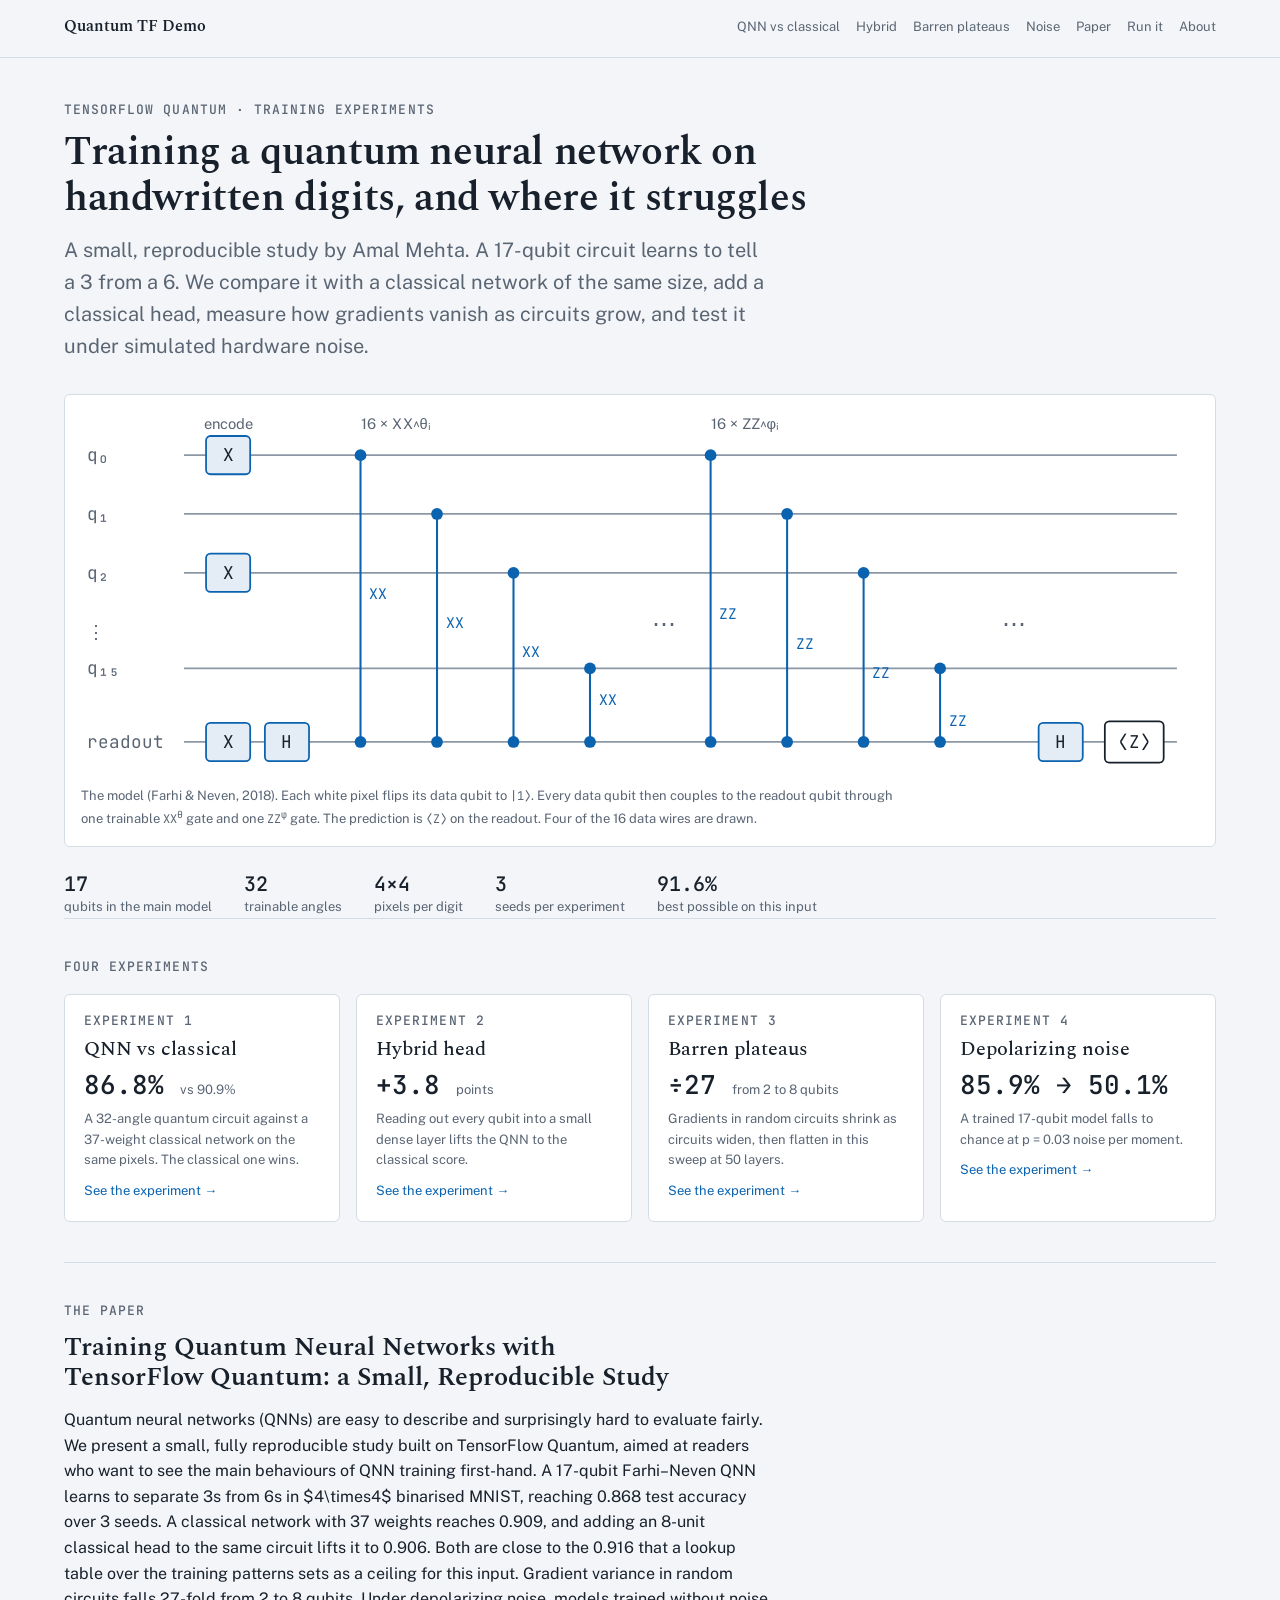
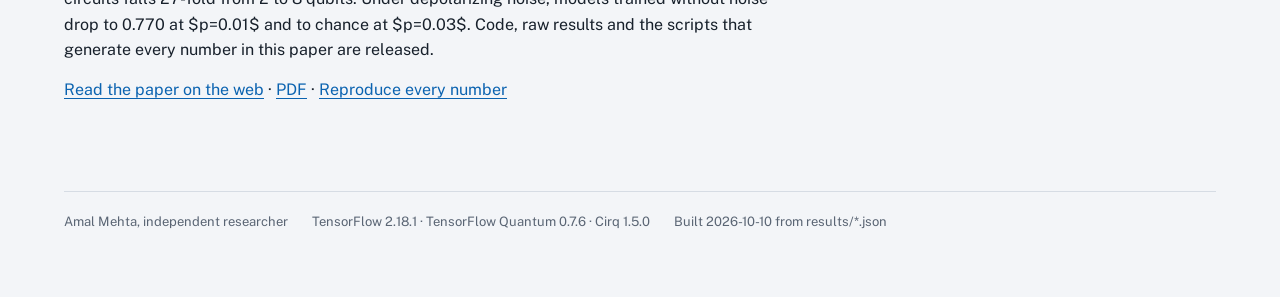
<file: site/public/index.html>
<!doctype html>
<html lang="en">
<head>
<meta charset="utf-8">
<meta name="viewport" content="width=device-width, initial-scale=1, viewport-fit=cover">
<title>Quantum TF Demo</title>
<meta name="description" content="A reproducible TensorFlow Quantum study: a 17-qubit QNN on MNIST digits, a classical baseline, a hybrid head, barren plateaus and noise.">
<link rel="preconnect" href="https://fonts.googleapis.com">
<link rel="preconnect" href="https://fonts.gstatic.com" crossorigin>
<link rel="stylesheet" href="https://fonts.googleapis.com/css2?family=Spectral:ital,wght@0,500;0,600;1,500&family=Public+Sans:wght@400;500;600&family=JetBrains+Mono:wght@400;500&display=swap">
<link rel="stylesheet" href="assets/style.css">
<link rel="icon" href="favicon.ico" sizes="any">
<link rel="icon" href="favicon.svg" type="image/svg+xml">
<link rel="apple-touch-icon" href="apple-touch-icon.png">

</head>
<body>
<header class="top"><div class="bar">
  <a class="name" href="./">Quantum TF Demo</a>
  <nav aria-label="Site"><a href="mnist.html">QNN vs classical</a><a href="hybrid.html">Hybrid</a><a href="barren.html">Barren plateaus</a><a href="noise.html">Noise</a><a href="paper.html">Paper</a><a href="run.html">Run it</a><a href="about.html">About</a></nav>
</div></header>
<main class="frame">

<header class="page-head">
  <div class="label">TensorFlow Quantum · training experiments</div>
  <h1>Training a quantum neural network on handwritten digits, and where it struggles</h1>
  <p class="lede">A small, reproducible study by Amal Mehta. A 17-qubit circuit learns to tell a 3 from a 6. We compare it with a classical network of the same size, add a classical head, measure how gradients vanish as circuits grow, and test it under simulated hardware noise.</p>
</header>
<figure class="circuit">
  <svg data-circuit role="img" aria-label="QNN circuit: data qubits each couple to a readout qubit through XX and ZZ gates, then the readout is measured in Z"></svg>
  <figcaption>The model (Farhi &amp; Neven, 2018). Each white pixel flips its data qubit to <span class="ket">|1⟩</span>. Every data qubit then couples to the readout qubit through one trainable <span class="ket">XX<sup>θ</sup></span> gate and one <span class="ket">ZZ<sup>φ</sup></span> gate. The prediction is <span class="ket">⟨Z⟩</span> on the readout. Four of the 16 data wires are drawn.</figcaption>
</figure>
<div class="facts" style="padding-block:1.5rem 0">
  <div><b>17</b><span>qubits in the main model</span></div>
  <div><b>32</b><span>trainable angles</span></div>
  <div><b>4×4</b><span>pixels per digit</span></div>
  <div><b>3</b><span>seeds per experiment</span></div>
  <div><b>91.6%</b><span>best possible on this input</span></div>
</div>
<section class="block">
  <div class="label">Four experiments</div>
  <div class="cards"><a class="card" href="mnist.html"><div class="label">Experiment 1</div><h3>QNN vs classical</h3>
<div class="num">86.8% <small>vs 90.9%</small></div><p>A 32-angle quantum circuit against a 37-weight classical network on the same pixels. The classical one wins.</p><span class="go">See the experiment →</span></a><a class="card" href="hybrid.html"><div class="label">Experiment 2</div><h3>Hybrid head</h3>
<div class="num">+3.8 <small>points</small></div><p>Reading out every qubit into a small dense layer lifts the QNN to the classical score.</p><span class="go">See the experiment →</span></a><a class="card" href="barren.html"><div class="label">Experiment 3</div><h3>Barren plateaus</h3>
<div class="num">÷27 <small>from 2 to 8 qubits</small></div><p>Gradients in random circuits shrink as circuits widen, then flatten in this sweep at 50 layers.</p><span class="go">See the experiment →</span></a><a class="card" href="noise.html"><div class="label">Experiment 4</div><h3>Depolarizing noise</h3>
<div class="num">85.9% → 50.1%</div><p>A trained 17-qubit model falls to chance at p = 0.03 noise per moment.</p><span class="go">See the experiment →</span></a></div>
</section>
<section class="block">
  <div class="prose">
    <div class="label">The paper</div>
    <h2>Training Quantum Neural Networks with TensorFlow Quantum: a Small, Reproducible Study</h2>
    <p>Quantum neural networks (QNNs) are easy to describe and surprisingly hard to evaluate fairly. We present a small, fully reproducible study built on TensorFlow Quantum, aimed at readers who want to see the main behaviours of QNN training first-hand. A 17-qubit Farhi–Neven QNN learns to separate 3s from 6s in $4\times4$ binarised MNIST, reaching 0.868 test accuracy over 3 seeds. A classical network with 37 weights reaches 0.909, and adding an 8-unit classical head to the same circuit lifts it to 0.906. Both are close to the 0.916 that a lookup table over the training patterns sets as a ceiling for this input. Gradient variance in random circuits falls 27-fold from 2 to 8 qubits. Under depolarizing noise, models trained without noise drop to 0.770 at $p=0.01$ and to chance at $p=0.03$. Code, raw results and the scripts that generate every number in this paper are released.</p>
    <p><a href="paper.html">Read the paper on the web</a> · <a href="paper.pdf">PDF</a> · <a href="run.html">Reproduce every number</a></p>
  </div>
</section>
<footer class="site"><span>Amal Mehta, independent researcher</span><span>TensorFlow 2.18.1 · TensorFlow Quantum 0.7.6 · Cirq 1.5.0</span>
<span>Built 2026-10-10 from results/*.json</span></footer>
</main>
<script src="assets/data.js"></script>
<script src="assets/site.js"></script>

</body>
</html>
</file>
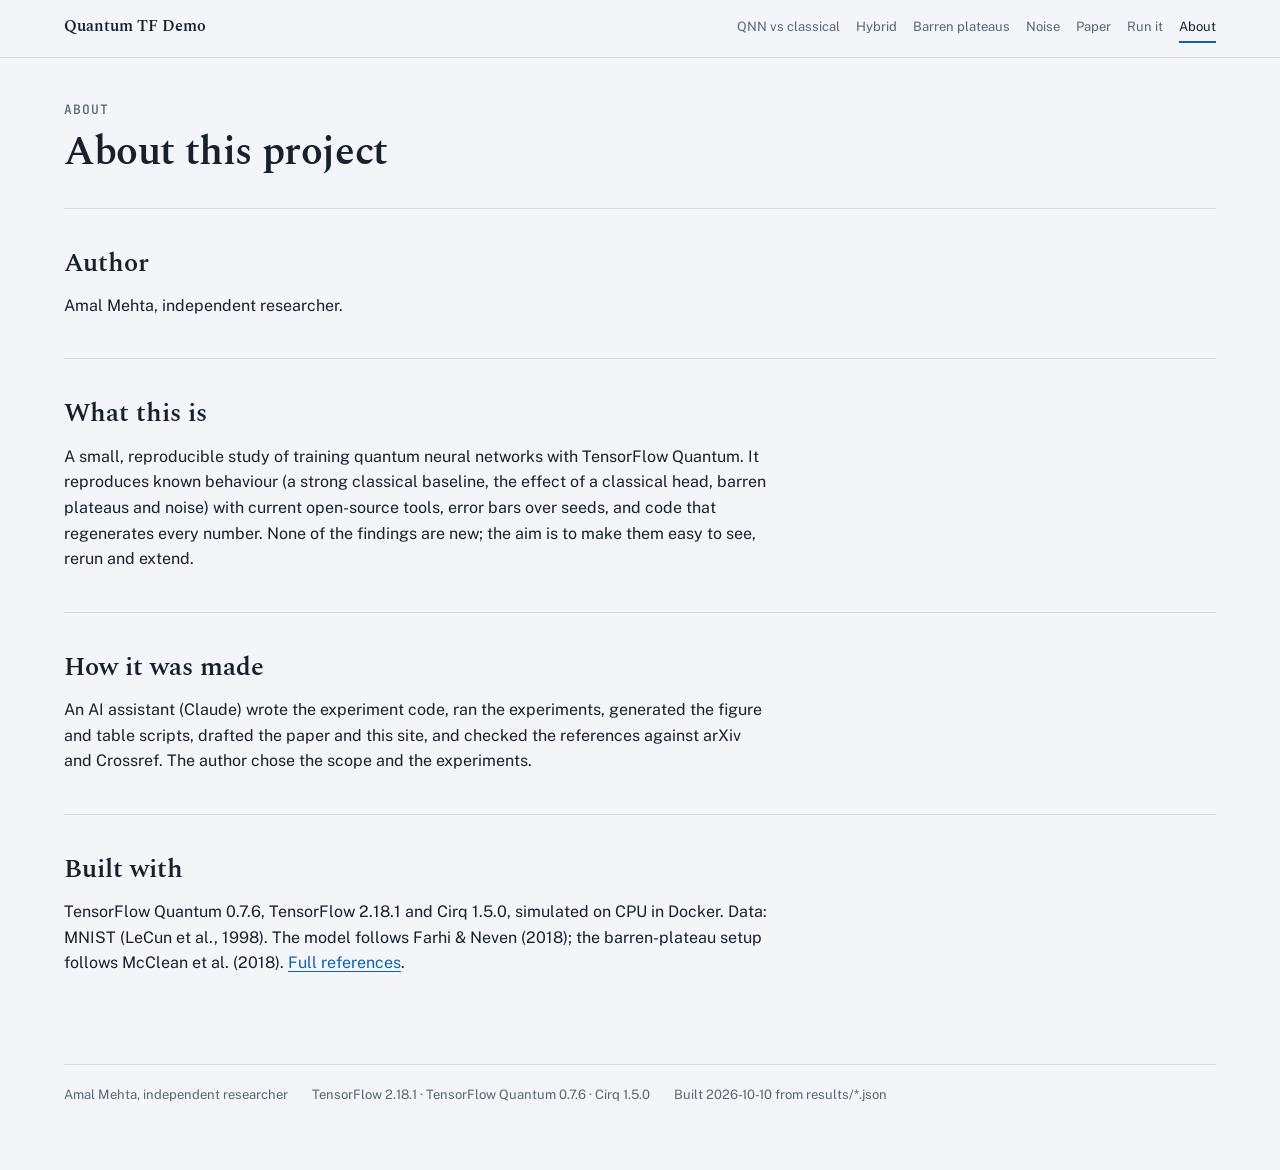
<file: site/public/about.html>
<!doctype html>
<html lang="en">
<head>
<meta charset="utf-8">
<meta name="viewport" content="width=device-width, initial-scale=1, viewport-fit=cover">
<title>About · Quantum TF Demo</title>
<meta name="description" content="About the author and how this project was made.">
<link rel="preconnect" href="https://fonts.googleapis.com">
<link rel="preconnect" href="https://fonts.gstatic.com" crossorigin>
<link rel="stylesheet" href="https://fonts.googleapis.com/css2?family=Spectral:ital,wght@0,500;0,600;1,500&family=Public+Sans:wght@400;500;600&family=JetBrains+Mono:wght@400;500&display=swap">
<link rel="stylesheet" href="assets/style.css">
<link rel="icon" href="favicon.ico" sizes="any">
<link rel="icon" href="favicon.svg" type="image/svg+xml">
<link rel="apple-touch-icon" href="apple-touch-icon.png">

</head>
<body>
<header class="top"><div class="bar">
  <a class="name" href="./">Quantum TF Demo</a>
  <nav aria-label="Site"><a href="mnist.html">QNN vs classical</a><a href="hybrid.html">Hybrid</a><a href="barren.html">Barren plateaus</a><a href="noise.html">Noise</a><a href="paper.html">Paper</a><a href="run.html">Run it</a><a href="about.html" aria-current="page">About</a></nav>
</div></header>
<main class="frame">

<header class="page-head">
  <div class="label">About</div>
  <h1>About this project</h1>
</header>
<section class="block"><div class="prose">
  <h2>Author</h2>
  <p>Amal Mehta, independent researcher.</p>
</div></section>
<section class="block"><div class="prose">
  <h2>What this is</h2>
  <p>A small, reproducible study of training quantum neural networks with TensorFlow Quantum. It reproduces known behaviour (a strong classical baseline, the effect of a classical head, barren plateaus and noise) with current open-source tools, error bars over seeds, and code that regenerates every number. None of the findings are new; the aim is to make them easy to see, rerun and extend.</p>
</div></section>
<section class="block"><div class="prose">
  <h2>How it was made</h2>
  <p>An AI assistant (Claude) wrote the experiment code, ran the experiments, generated the figure and table scripts, drafted the paper and this site, and checked the references against arXiv and Crossref. The author chose the scope and the experiments.</p>
</div></section>
<section class="block"><div class="prose">
  <h2>Built with</h2>
  <p>TensorFlow Quantum 0.7.6, TensorFlow 2.18.1 and Cirq 1.5.0, simulated on CPU in Docker. Data: MNIST (LeCun et al., 1998). The model follows Farhi &amp; Neven (2018); the barren-plateau setup follows McClean et al. (2018). <a href="paper.html#references">Full references</a>.</p>
</div></section>
<footer class="site"><span>Amal Mehta, independent researcher</span><span>TensorFlow 2.18.1 · TensorFlow Quantum 0.7.6 · Cirq 1.5.0</span>
<span>Built 2026-10-10 from results/*.json</span></footer>
</main>
<script src="assets/data.js"></script>
<script src="assets/site.js"></script>

</body>
</html>
</file>
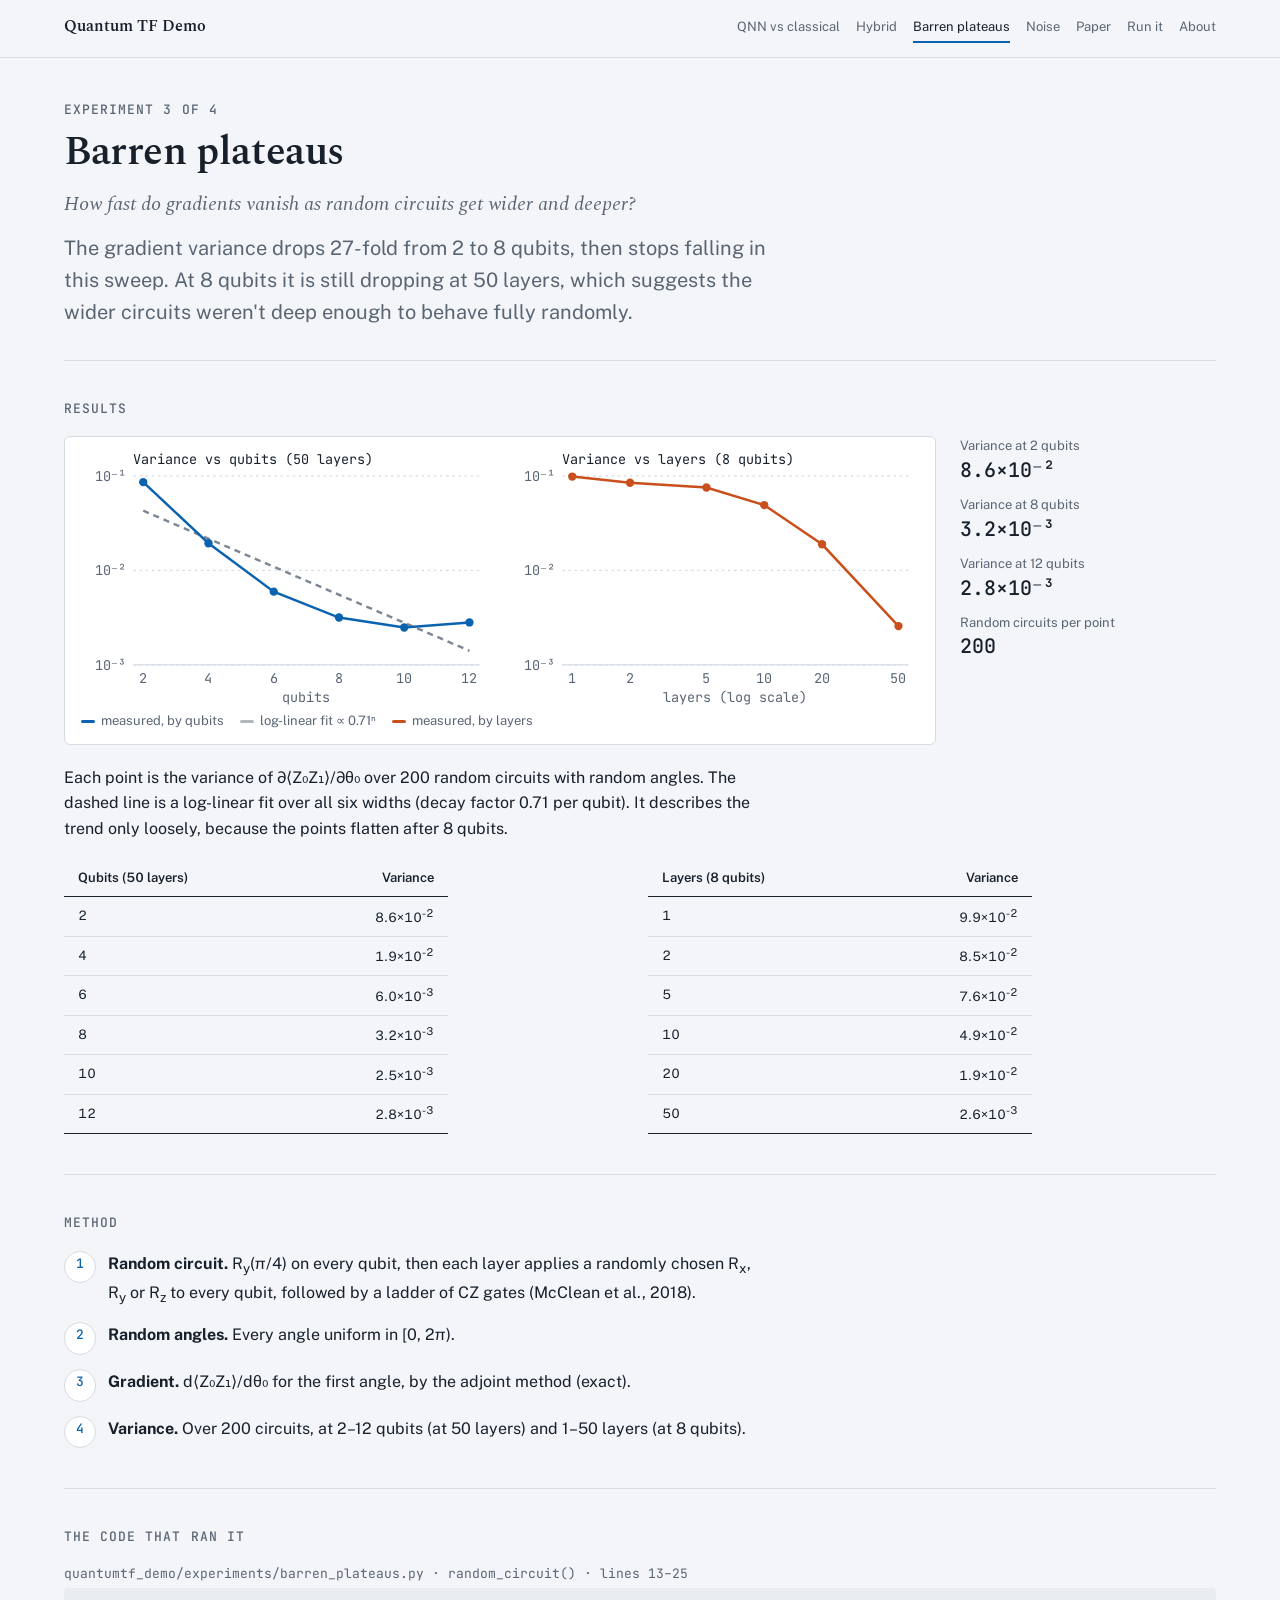
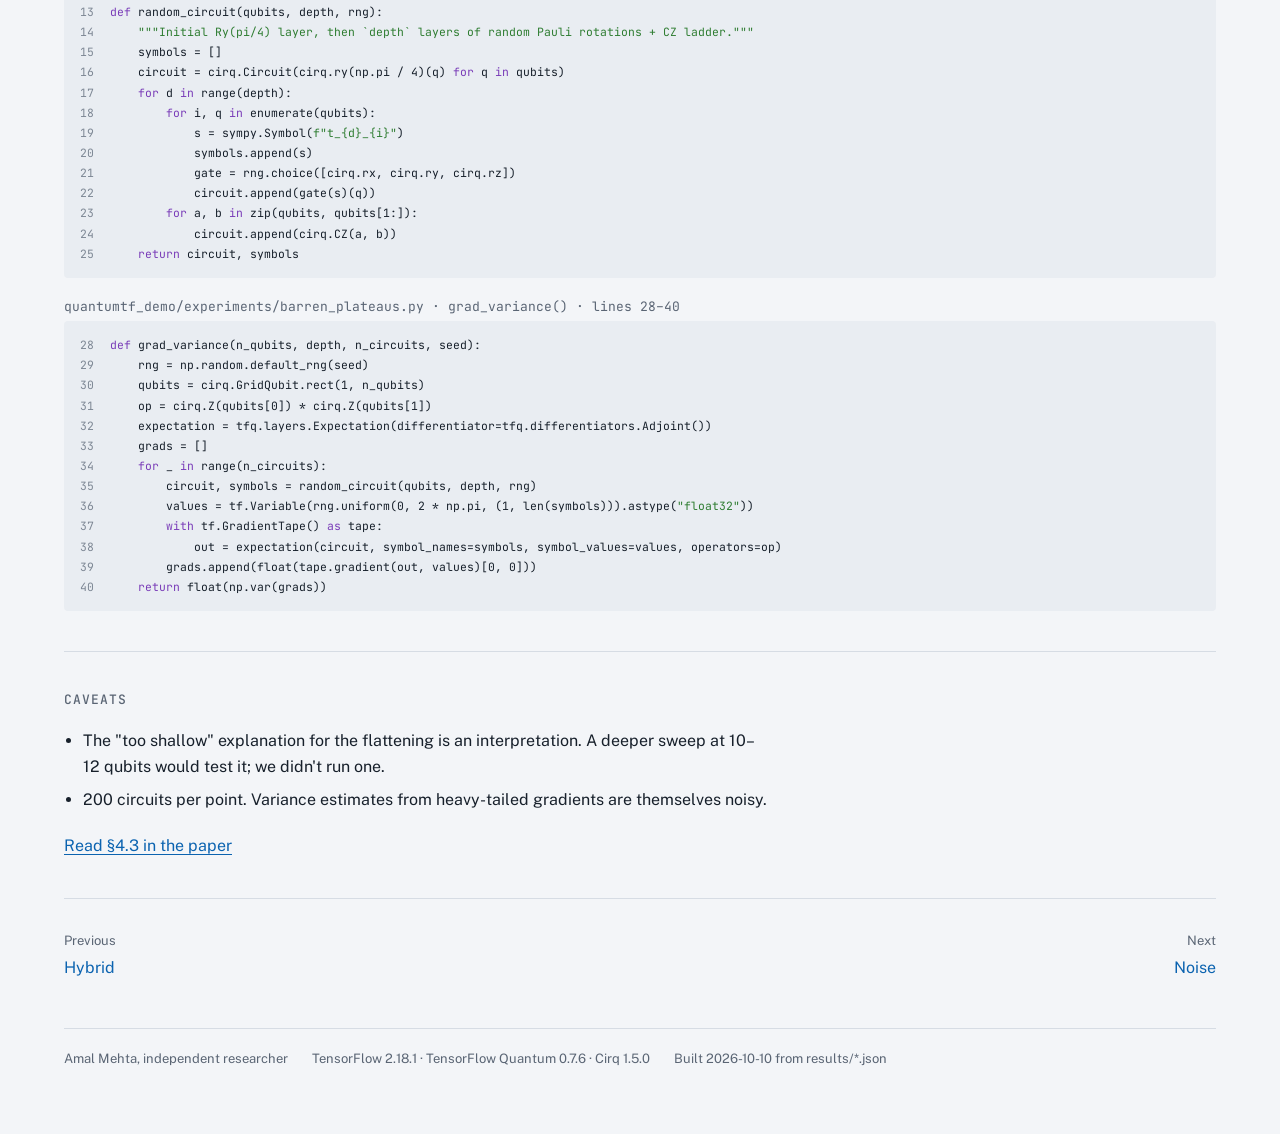
<file: site/public/barren.html>
<!doctype html>
<html lang="en">
<head>
<meta charset="utf-8">
<meta name="viewport" content="width=device-width, initial-scale=1, viewport-fit=cover">
<title>Barren Plateaus · Quantum TF Demo</title>
<meta name="description" content="Experiment 3: gradient variance in random circuits as width and depth grow.">
<link rel="preconnect" href="https://fonts.googleapis.com">
<link rel="preconnect" href="https://fonts.gstatic.com" crossorigin>
<link rel="stylesheet" href="https://fonts.googleapis.com/css2?family=Spectral:ital,wght@0,500;0,600;1,500&family=Public+Sans:wght@400;500;600&family=JetBrains+Mono:wght@400;500&display=swap">
<link rel="stylesheet" href="assets/style.css">
<link rel="icon" href="favicon.ico" sizes="any">
<link rel="icon" href="favicon.svg" type="image/svg+xml">
<link rel="apple-touch-icon" href="apple-touch-icon.png">

</head>
<body>
<header class="top"><div class="bar">
  <a class="name" href="./">Quantum TF Demo</a>
  <nav aria-label="Site"><a href="mnist.html">QNN vs classical</a><a href="hybrid.html">Hybrid</a><a href="barren.html" aria-current="page">Barren plateaus</a><a href="noise.html">Noise</a><a href="paper.html">Paper</a><a href="run.html">Run it</a><a href="about.html">About</a></nav>
</div></header>
<main class="frame">

<header class="page-head">
  <div class="label">Experiment 3 of 4</div>
  <h1>Barren plateaus</h1>
  <p class="q">How fast do gradients vanish as random circuits get wider and deeper?</p>
  <p class="lede">The gradient variance drops 27-fold from 2 to 8 qubits, then stops falling in this sweep. At 8 qubits it is still dropping at 50 layers, which suggests the wider circuits weren't deep enough to behave fully randomly.</p>
</header>
<section class="block">
  <div class="label">Results</div>
  <div class="result"><div class="chart" data-chart="barren"></div><div class="numbers" data-numbers="barren"></div></div>
  <p class="prose">Each point is the variance of ∂⟨Z₀Z₁⟩/∂θ₀ over 200 random circuits with random angles. The dashed line is a log-linear fit over all six widths (decay factor 0.71 per qubit). It describes the trend only loosely, because the points flatten after 8 qubits.</p>
  <div class="cards" style="grid-template-columns:repeat(auto-fit,minmax(14rem,1fr))">
    <div class="table-wrap"><table class="data"><thead><tr><th>Qubits (50 layers)</th><th>Variance</th></tr></thead><tbody><tr><td>2</td><td>8.6×10<sup>-2</sup></td></tr><tr><td>4</td><td>1.9×10<sup>-2</sup></td></tr><tr><td>6</td><td>6.0×10<sup>-3</sup></td></tr><tr><td>8</td><td>3.2×10<sup>-3</sup></td></tr><tr><td>10</td><td>2.5×10<sup>-3</sup></td></tr><tr><td>12</td><td>2.8×10<sup>-3</sup></td></tr></tbody></table></div>
    <div class="table-wrap"><table class="data"><thead><tr><th>Layers (8 qubits)</th><th>Variance</th></tr></thead><tbody><tr><td>1</td><td>9.9×10<sup>-2</sup></td></tr><tr><td>2</td><td>8.5×10<sup>-2</sup></td></tr><tr><td>5</td><td>7.6×10<sup>-2</sup></td></tr><tr><td>10</td><td>4.9×10<sup>-2</sup></td></tr><tr><td>20</td><td>1.9×10<sup>-2</sup></td></tr><tr><td>50</td><td>2.6×10<sup>-3</sup></td></tr></tbody></table></div>
  </div>
</section>
<section class="block"><div class="label">Method</div>
<ol class="steps">
<li><div><strong>Random circuit.</strong> R<sub>y</sub>(π/4) on every qubit, then each layer applies a randomly chosen R<sub>x</sub>, R<sub>y</sub> or R<sub>z</sub> to every qubit, followed by a ladder of CZ gates (McClean et al., 2018).</div></li>
<li><div><strong>Random angles.</strong> Every angle uniform in [0, 2π).</div></li>
<li><div><strong>Gradient.</strong> d⟨Z₀Z₁⟩/dθ₀ for the first angle, by the adjoint method (exact).</div></li>
<li><div><strong>Variance.</strong> Over 200 circuits, at 2–12 qubits (at 50 layers) and 1–50 layers (at 8 qubits).</div></li>
</ol></section>
<section class="block">
  <div class="label">The code that ran it</div>
  <figure class="code"><figcaption>quantumtf_demo/experiments/barren_plateaus.py · random_circuit() · lines 13–25</figcaption><pre><code><span class="ln">13</span><span class="kw">def</span> random_circuit(qubits, depth, rng):
<span class="ln">14</span>    <span class="str">&quot;&quot;&quot;Initial Ry(pi/4) layer, then `depth` layers of random Pauli rotations + CZ ladder.&quot;&quot;&quot;</span>
<span class="ln">15</span>    symbols = []
<span class="ln">16</span>    circuit = cirq.Circuit(cirq.ry(np.pi / 4)(q) <span class="kw">for</span> q <span class="kw">in</span> qubits)
<span class="ln">17</span>    <span class="kw">for</span> d <span class="kw">in</span> range(depth):
<span class="ln">18</span>        <span class="kw">for</span> i, q <span class="kw">in</span> enumerate(qubits):
<span class="ln">19</span>            s = sympy.Symbol(<span class="str">f&quot;t_{d}_{i}&quot;</span>)
<span class="ln">20</span>            symbols.append(s)
<span class="ln">21</span>            gate = rng.choice([cirq.rx, cirq.ry, cirq.rz])
<span class="ln">22</span>            circuit.append(gate(s)(q))
<span class="ln">23</span>        <span class="kw">for</span> a, b <span class="kw">in</span> zip(qubits, qubits[1:]):
<span class="ln">24</span>            circuit.append(cirq.CZ(a, b))
<span class="ln">25</span>    <span class="kw">return</span> circuit, symbols</code></pre></figure>
  <figure class="code"><figcaption>quantumtf_demo/experiments/barren_plateaus.py · grad_variance() · lines 28–40</figcaption><pre><code><span class="ln">28</span><span class="kw">def</span> grad_variance(n_qubits, depth, n_circuits, seed):
<span class="ln">29</span>    rng = np.random.default_rng(seed)
<span class="ln">30</span>    qubits = cirq.GridQubit.rect(1, n_qubits)
<span class="ln">31</span>    op = cirq.Z(qubits[0]) * cirq.Z(qubits[1])
<span class="ln">32</span>    expectation = tfq.layers.Expectation(differentiator=tfq.differentiators.Adjoint())
<span class="ln">33</span>    grads = []
<span class="ln">34</span>    <span class="kw">for</span> _ <span class="kw">in</span> range(n_circuits):
<span class="ln">35</span>        circuit, symbols = random_circuit(qubits, depth, rng)
<span class="ln">36</span>        values = tf.Variable(rng.uniform(0, 2 * np.pi, (1, len(symbols))).astype(<span class="str">&quot;float32&quot;</span>))
<span class="ln">37</span>        <span class="kw">with</span> tf.GradientTape() <span class="kw">as</span> tape:
<span class="ln">38</span>            out = expectation(circuit, symbol_names=symbols, symbol_values=values, operators=op)
<span class="ln">39</span>        grads.append(float(tape.gradient(out, values)[0, 0]))
<span class="ln">40</span>    <span class="kw">return</span> float(np.var(grads))</code></pre></figure>
</section>
<section class="block">
  <div class="label">Caveats</div>
  <ul class="caveats">
    <li>The "too shallow" explanation for the flattening is an interpretation. A deeper sweep at 10–12 qubits would test it; we didn't run one.</li>
    <li>200 circuits per point. Variance estimates from heavy-tailed gradients are themselves noisy.</li>
  </ul>
  <p><a href="paper.html#sec-res-barren">Read §4.3 in the paper</a></p>
</section>
<nav class="pager" aria-label="Experiments"><a href="hybrid.html"><span>Previous</span>Hybrid</a><a class="next" href="noise.html"><span>Next</span>Noise</a></nav>
<footer class="site"><span>Amal Mehta, independent researcher</span><span>TensorFlow 2.18.1 · TensorFlow Quantum 0.7.6 · Cirq 1.5.0</span>
<span>Built 2026-10-10 from results/*.json</span></footer>
</main>
<script src="assets/data.js"></script>
<script src="assets/site.js"></script>

</body>
</html>
</file>
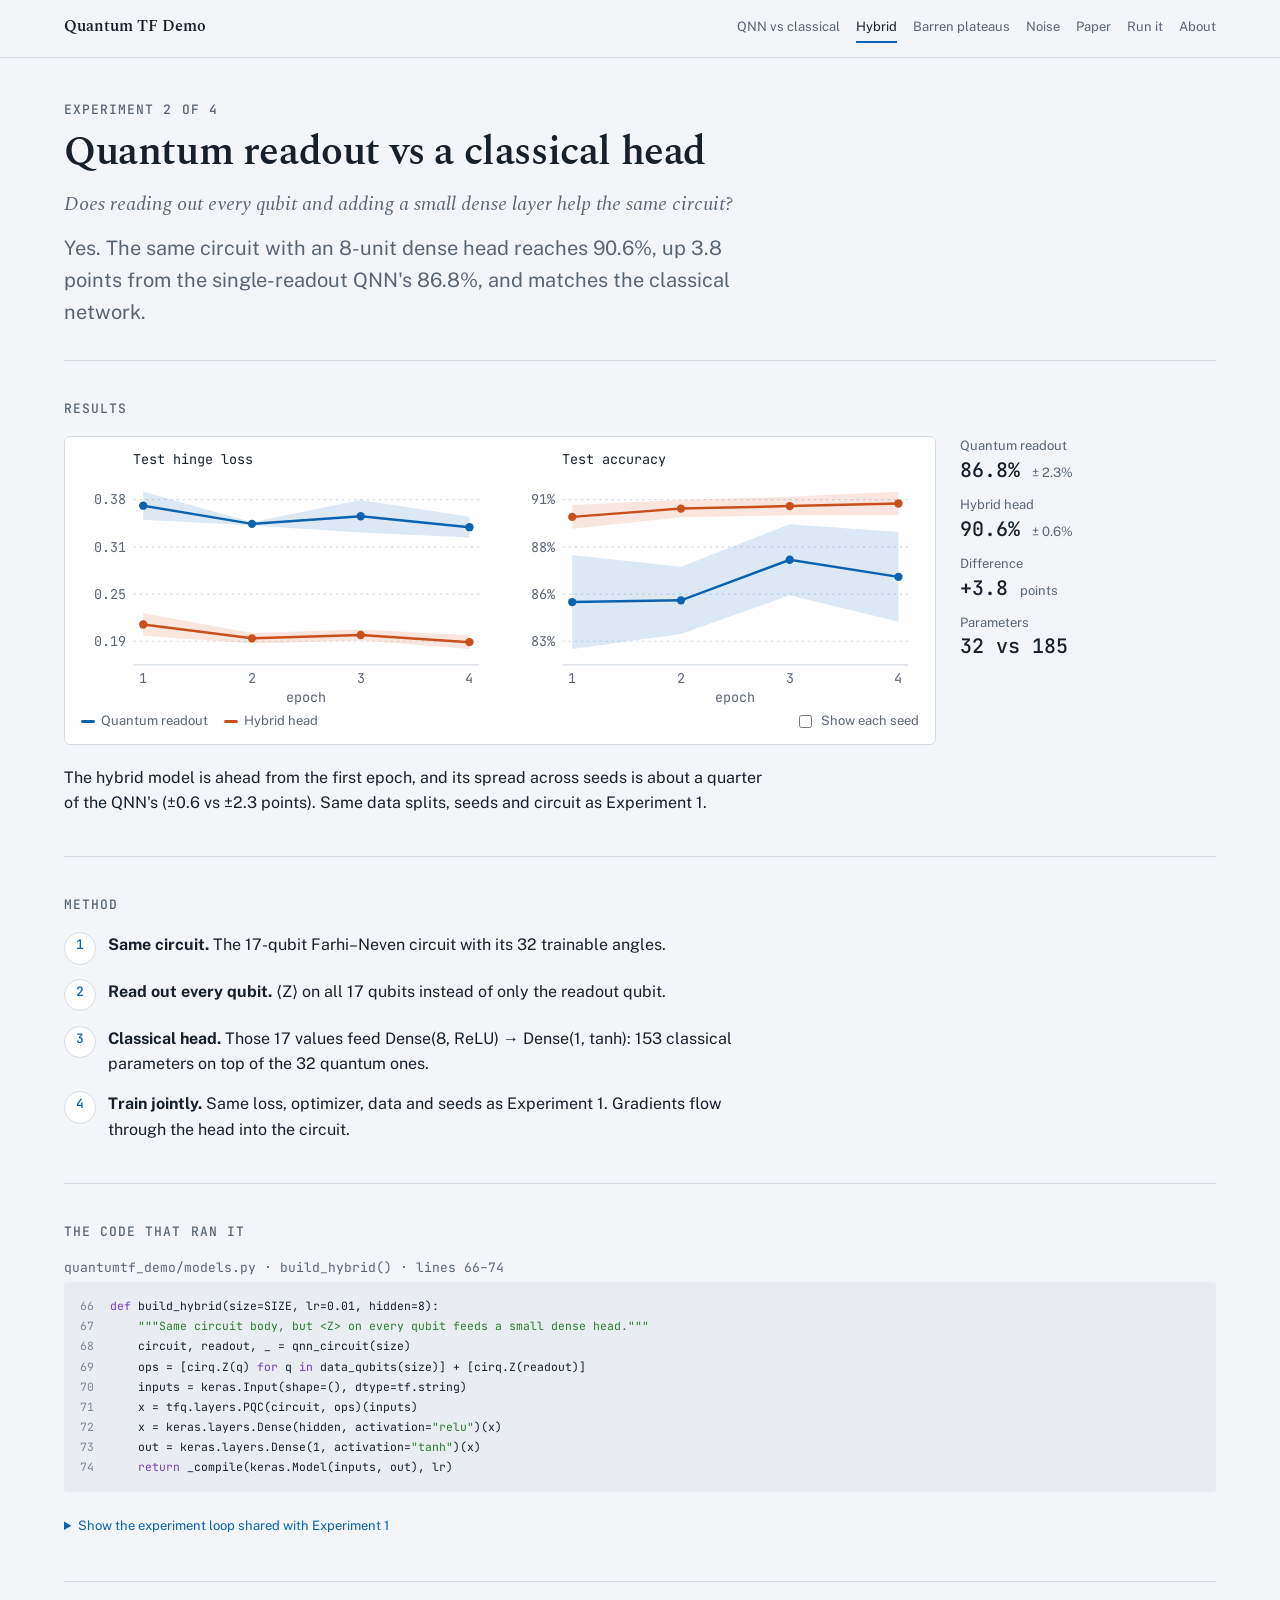
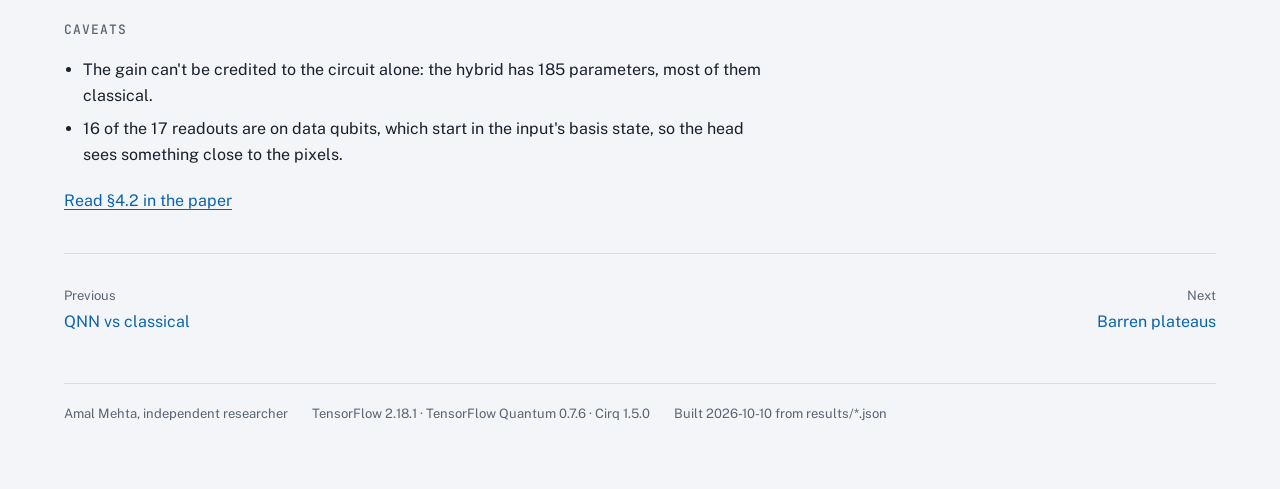
<file: site/public/hybrid.html>
<!doctype html>
<html lang="en">
<head>
<meta charset="utf-8">
<meta name="viewport" content="width=device-width, initial-scale=1, viewport-fit=cover">
<title>Hybrid Head · Quantum TF Demo</title>
<meta name="description" content="Experiment 2: the same circuit with a classical dense head.">
<link rel="preconnect" href="https://fonts.googleapis.com">
<link rel="preconnect" href="https://fonts.gstatic.com" crossorigin>
<link rel="stylesheet" href="https://fonts.googleapis.com/css2?family=Spectral:ital,wght@0,500;0,600;1,500&family=Public+Sans:wght@400;500;600&family=JetBrains+Mono:wght@400;500&display=swap">
<link rel="stylesheet" href="assets/style.css">
<link rel="icon" href="favicon.ico" sizes="any">
<link rel="icon" href="favicon.svg" type="image/svg+xml">
<link rel="apple-touch-icon" href="apple-touch-icon.png">

</head>
<body>
<header class="top"><div class="bar">
  <a class="name" href="./">Quantum TF Demo</a>
  <nav aria-label="Site"><a href="mnist.html">QNN vs classical</a><a href="hybrid.html" aria-current="page">Hybrid</a><a href="barren.html">Barren plateaus</a><a href="noise.html">Noise</a><a href="paper.html">Paper</a><a href="run.html">Run it</a><a href="about.html">About</a></nav>
</div></header>
<main class="frame">

<header class="page-head">
  <div class="label">Experiment 2 of 4</div>
  <h1>Quantum readout vs a classical head</h1>
  <p class="q">Does reading out every qubit and adding a small dense layer help the same circuit?</p>
  <p class="lede">Yes. The same circuit with an 8-unit dense head reaches 90.6%, up 3.8 points from the single-readout QNN's 86.8%, and matches the classical network.</p>
</header>
<section class="block">
  <div class="label">Results</div>
  <div class="result"><div class="chart" data-chart="hybrid" data-seeds></div><div class="numbers" data-numbers="hybrid"></div></div>
  <p class="prose">The hybrid model is ahead from the first epoch, and its spread across seeds is about a quarter of the QNN's (±0.6 vs ±2.3 points). Same data splits, seeds and circuit as Experiment 1.</p>
</section>
<section class="block"><div class="label">Method</div>
<ol class="steps">
<li><div><strong>Same circuit.</strong> The 17-qubit Farhi–Neven circuit with its 32 trainable angles.</div></li>
<li><div><strong>Read out every qubit.</strong> ⟨Z⟩ on all 17 qubits instead of only the readout qubit.</div></li>
<li><div><strong>Classical head.</strong> Those 17 values feed Dense(8, ReLU) → Dense(1, tanh): 153 classical parameters on top of the 32 quantum ones.</div></li>
<li><div><strong>Train jointly.</strong> Same loss, optimizer, data and seeds as Experiment 1. Gradients flow through the head into the circuit.</div></li>
</ol></section>
<section class="block">
  <div class="label">The code that ran it</div>
  <figure class="code"><figcaption>quantumtf_demo/models.py · build_hybrid() · lines 66–74</figcaption><pre><code><span class="ln">66</span><span class="kw">def</span> build_hybrid(size=SIZE, lr=0.01, hidden=8):
<span class="ln">67</span>    <span class="str">&quot;&quot;&quot;Same circuit body, but &lt;Z&gt; on every qubit feeds a small dense head.&quot;&quot;&quot;</span>
<span class="ln">68</span>    circuit, readout, _ = qnn_circuit(size)
<span class="ln">69</span>    ops = [cirq.Z(q) <span class="kw">for</span> q <span class="kw">in</span> data_qubits(size)] + [cirq.Z(readout)]
<span class="ln">70</span>    inputs = keras.Input(shape=(), dtype=tf.string)
<span class="ln">71</span>    x = tfq.layers.PQC(circuit, ops)(inputs)
<span class="ln">72</span>    x = keras.layers.Dense(hidden, activation=<span class="str">&quot;relu&quot;</span>)(x)
<span class="ln">73</span>    out = keras.layers.Dense(1, activation=<span class="str">&quot;tanh&quot;</span>)(x)
<span class="ln">74</span>    <span class="kw">return</span> _compile(keras.Model(inputs, out), lr)</code></pre></figure>
  <details class="code"><summary>Show the experiment loop shared with Experiment 1</summary>
  <figure class="code"><figcaption>quantumtf_demo/experiments/mnist_qnn.py · run() · lines 17–37</figcaption><pre><code><span class="ln">17</span><span class="kw">def</span> run(cfg):
<span class="ln">18</span>    runs = {k: [] <span class="kw">for</span> k <span class="kw">in</span> MODELS}
<span class="ln">19</span>    <span class="kw">for</span> seed <span class="kw">in</span> cfg[<span class="str">&quot;seeds&quot;</span>]:
<span class="ln">20</span>        x_tr, y_tr, x_te, y_te = data.load_binary_mnist(cfg[<span class="str">&quot;n_train&quot;</span>], cfg[<span class="str">&quot;n_test&quot;</span>], seed)
<span class="ln">21</span>        yh_tr, yh_te = data.hinge_labels(y_tr), data.hinge_labels(y_te)
<span class="ln">22</span>        circuits = (data.to_tensor(x_tr), data.to_tensor(x_te))
<span class="ln">23</span>        <span class="kw">for</span> name, build <span class="kw">in</span> MODELS.items():
<span class="ln">24</span>            xtr, xte = (x_tr, x_te) <span class="kw">if</span> name == <span class="str">&quot;classical&quot;</span> <span class="kw">else</span> circuits
<span class="ln">25</span>            set_seed(seed)
<span class="ln">26</span>            m = build(lr=cfg[<span class="str">&quot;lr&quot;</span>])
<span class="ln">27</span>            r = train_eval(m, xtr, yh_tr, xte, yh_te, cfg[<span class="str">&quot;epochs&quot;</span>], cfg[<span class="str">&quot;batch_size&quot;</span>])
<span class="ln">28</span>            runs[name].append({<span class="str">&quot;seed&quot;</span>: seed, <span class="str">&quot;params&quot;</span>: models.count_params(m), **r})
<span class="ln">29</span>            <span class="kw">if</span> name == <span class="str">&quot;qnn&quot;</span>:
<span class="ln">30</span>                WEIGHTS.mkdir(parents=<span class="kw">True</span>, exist_ok=<span class="kw">True</span>)
<span class="ln">31</span>                np.save(WEIGHTS / <span class="str">f&quot;qnn_seed{seed}.npy&quot;</span>, m.get_weights()[0])
<span class="ln">32</span>            print(<span class="str">f&quot;  seed {seed} {name:9s} acc {r[&#x27;test_acc&#x27;]:.3f}  ({r[&#x27;train_seconds&#x27;]:.0f}s)&quot;</span>,
<span class="ln">33</span>                  flush=<span class="kw">True</span>)
<span class="ln">34</span>
<span class="ln">35</span>    summary = {k: summarise(v) <span class="kw">for</span> k, v <span class="kw">in</span> runs.items()}
<span class="ln">36</span>    <span class="kw">return</span> save(<span class="str">&quot;mnist_qnn&quot;</span>, {<span class="str">&quot;config&quot;</span>: cfg, <span class="str">&quot;n_train_after_filtering&quot;</span>: int(len(x_tr)),
<span class="ln">37</span>                              <span class="str">&quot;summary&quot;</span>: summary, <span class="str">&quot;runs&quot;</span>: runs})</code></pre></figure></details>
</section>
<section class="block">
  <div class="label">Caveats</div>
  <ul class="caveats">
    <li>The gain can't be credited to the circuit alone: the hybrid has 185 parameters, most of them classical.</li>
    <li>16 of the 17 readouts are on data qubits, which start in the input's basis state, so the head sees something close to the pixels.</li>
  </ul>
  <p><a href="paper.html#sec-res-hybrid">Read §4.2 in the paper</a></p>
</section>
<nav class="pager" aria-label="Experiments"><a href="mnist.html"><span>Previous</span>QNN vs classical</a><a class="next" href="barren.html"><span>Next</span>Barren plateaus</a></nav>
<footer class="site"><span>Amal Mehta, independent researcher</span><span>TensorFlow 2.18.1 · TensorFlow Quantum 0.7.6 · Cirq 1.5.0</span>
<span>Built 2026-10-10 from results/*.json</span></footer>
</main>
<script src="assets/data.js"></script>
<script src="assets/site.js"></script>

</body>
</html>
</file>
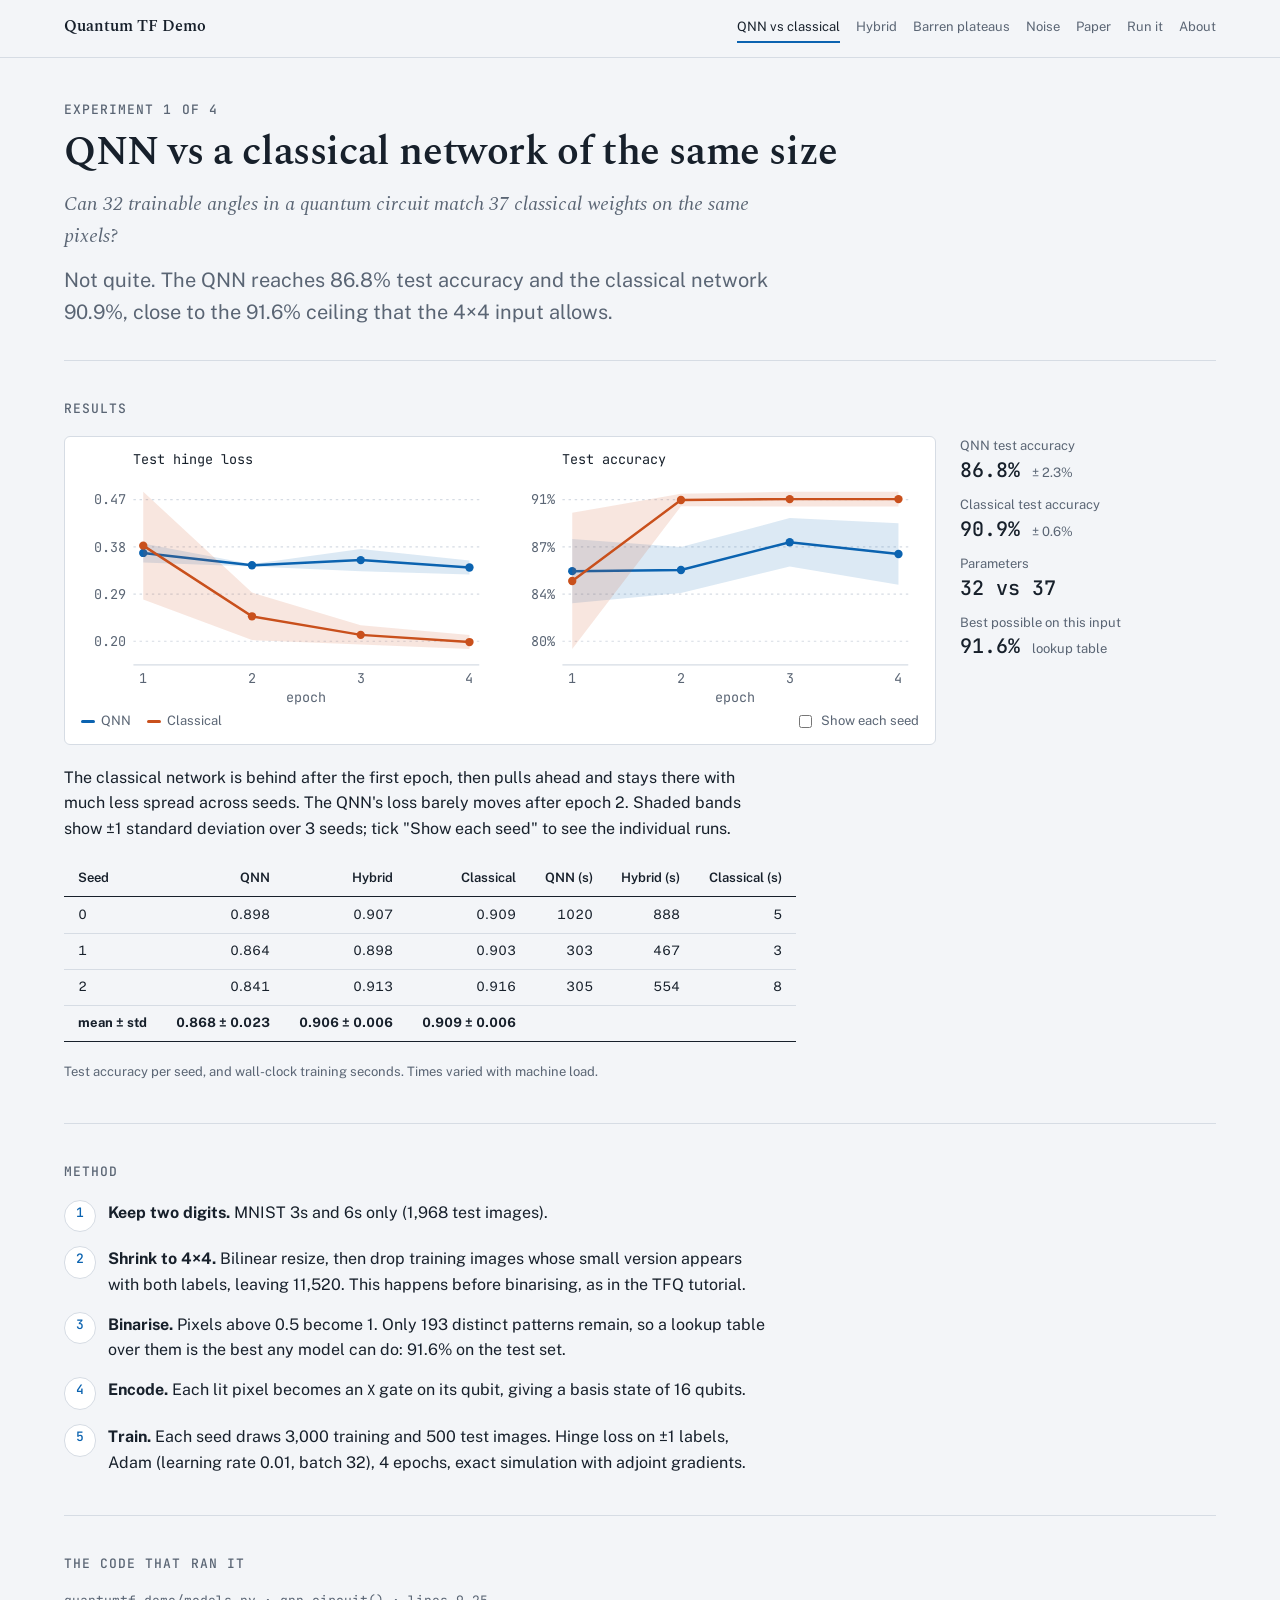
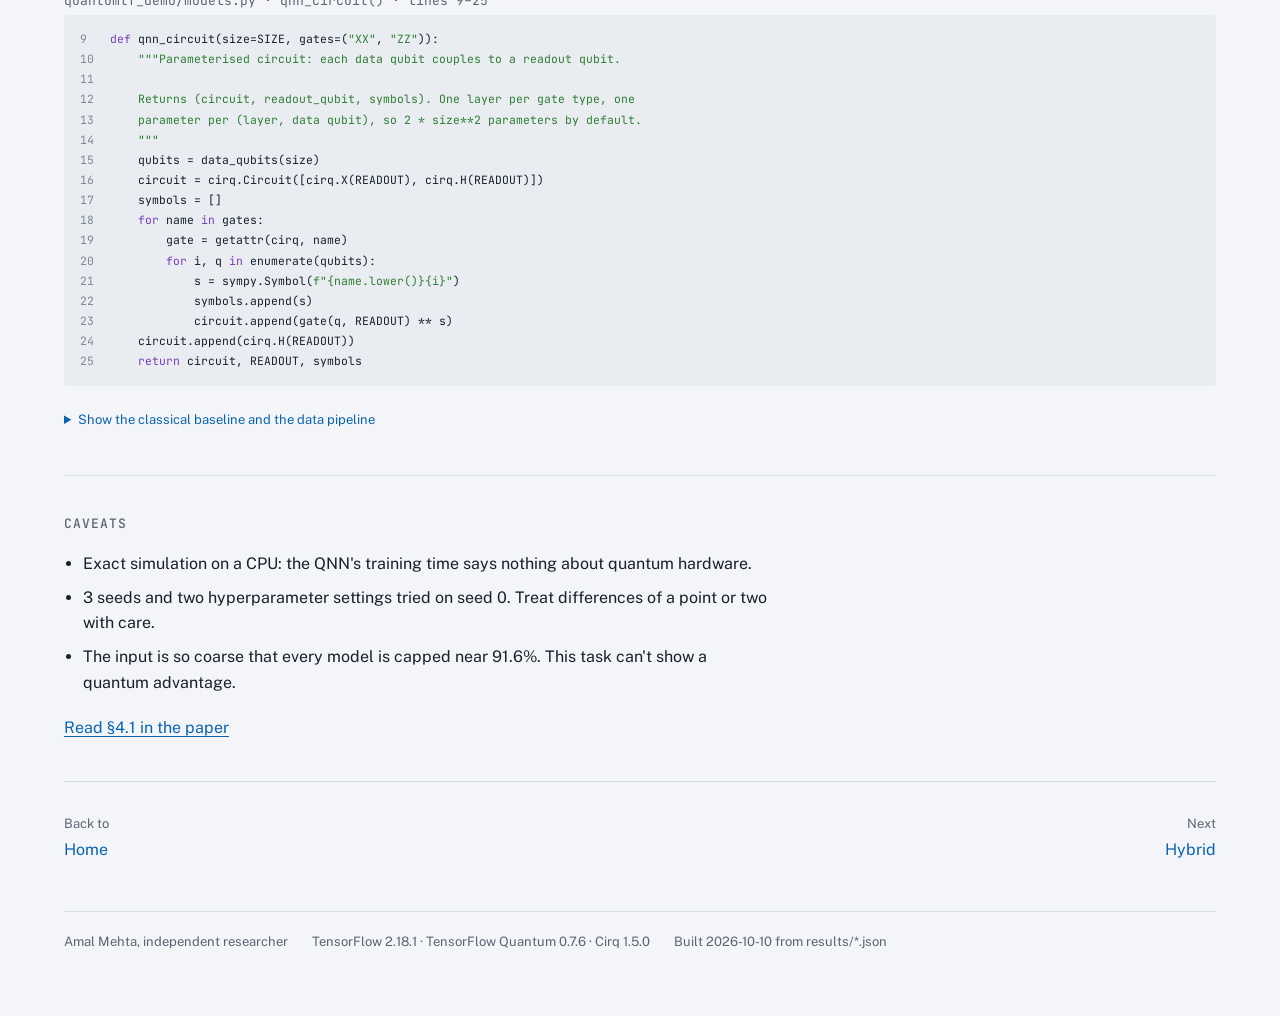
<file: site/public/mnist.html>
<!doctype html>
<html lang="en">
<head>
<meta charset="utf-8">
<meta name="viewport" content="width=device-width, initial-scale=1, viewport-fit=cover">
<title>QNN vs Classical · Quantum TF Demo</title>
<meta name="description" content="Experiment 1: the Farhi–Neven QNN against a classical network of the same size.">
<link rel="preconnect" href="https://fonts.googleapis.com">
<link rel="preconnect" href="https://fonts.gstatic.com" crossorigin>
<link rel="stylesheet" href="https://fonts.googleapis.com/css2?family=Spectral:ital,wght@0,500;0,600;1,500&family=Public+Sans:wght@400;500;600&family=JetBrains+Mono:wght@400;500&display=swap">
<link rel="stylesheet" href="assets/style.css">
<link rel="icon" href="favicon.ico" sizes="any">
<link rel="icon" href="favicon.svg" type="image/svg+xml">
<link rel="apple-touch-icon" href="apple-touch-icon.png">

</head>
<body>
<header class="top"><div class="bar">
  <a class="name" href="./">Quantum TF Demo</a>
  <nav aria-label="Site"><a href="mnist.html" aria-current="page">QNN vs classical</a><a href="hybrid.html">Hybrid</a><a href="barren.html">Barren plateaus</a><a href="noise.html">Noise</a><a href="paper.html">Paper</a><a href="run.html">Run it</a><a href="about.html">About</a></nav>
</div></header>
<main class="frame">

<header class="page-head">
  <div class="label">Experiment 1 of 4</div>
  <h1>QNN vs a classical network of the same size</h1>
  <p class="q">Can 32 trainable angles in a quantum circuit match 37 classical weights on the same pixels?</p>
  <p class="lede">Not quite. The QNN reaches 86.8% test accuracy and the classical network 90.9%, close to the 91.6% ceiling that the 4×4 input allows.</p>
</header>
<section class="block">
  <div class="label">Results</div>
  <div class="result"><div class="chart" data-chart="mnist" data-seeds></div><div class="numbers" data-numbers="mnist"></div></div>
  <p class="prose">The classical network is behind after the first epoch, then pulls ahead and stays there with much less spread across seeds. The QNN's loss barely moves after epoch 2. Shaded bands show ±1 standard deviation over 3 seeds; tick "Show each seed" to see the individual runs.</p>
  <div class="table-wrap"><table class="data"><thead><tr><th>Seed</th><th>QNN</th><th>Hybrid</th><th>Classical</th>
<th>QNN (s)</th><th>Hybrid (s)</th><th>Classical (s)</th></tr></thead><tbody><tr><td>0</td><td>0.898</td><td>0.907</td><td>0.909</td><td>1020</td><td>888</td><td>5</td></tr><tr><td>1</td><td>0.864</td><td>0.898</td><td>0.903</td><td>303</td><td>467</td><td>3</td></tr><tr><td>2</td><td>0.841</td><td>0.913</td><td>0.916</td><td>305</td><td>554</td><td>8</td></tr><tr><td><strong>mean ± std</strong></td><td><strong>0.868 ± 0.023</strong></td><td><strong>0.906 ± 0.006</strong></td><td><strong>0.909 ± 0.006</strong></td><td></td><td></td><td></td></tr></tbody></table></div>
<p class="muted" style="font-size:var(--step--1)">Test accuracy per seed, and wall-clock training seconds. Times varied with machine load.</p>
</section>
<section class="block"><div class="label">Method</div><ol class="steps">
<li><div><strong>Keep two digits.</strong> MNIST 3s and 6s only (1,968 test images).</div></li>
<li><div><strong>Shrink to 4×4.</strong> Bilinear resize, then drop training images whose small version appears with both labels, leaving 11,520. This happens before binarising, as in the TFQ tutorial.</div></li>
<li><div><strong>Binarise.</strong> Pixels above 0.5 become 1. Only 193 distinct patterns remain, so a lookup table over them is the best any model can do: 91.6% on the test set.</div></li>
<li><div><strong>Encode.</strong> Each lit pixel becomes an <code>X</code> gate on its qubit, giving a basis state of 16 qubits.</div></li>
<li><div><strong>Train.</strong> Each seed draws 3,000 training and 500 test images. Hinge loss on ±1 labels, Adam (learning rate 0.01, batch 32), 4 epochs, exact simulation with adjoint gradients.</div></li>
</ol></section>
<section class="block">
  <div class="label">The code that ran it</div>
  <figure class="code"><figcaption>quantumtf_demo/models.py · qnn_circuit() · lines 9–25</figcaption><pre><code><span class="ln">9</span><span class="kw">def</span> qnn_circuit(size=SIZE, gates=(<span class="str">&quot;XX&quot;</span>, <span class="str">&quot;ZZ&quot;</span>)):
<span class="ln">10</span>    <span class="str">&quot;&quot;&quot;Parameterised circuit: each data qubit couples to a readout qubit.
<span class="ln">11</span>
<span class="ln">12</span>    Returns (circuit, readout_qubit, symbols). One layer per gate type, one
<span class="ln">13</span>    parameter per (layer, data qubit), so 2 * size**2 parameters by default.
<span class="ln">14</span>    &quot;&quot;&quot;</span>
<span class="ln">15</span>    qubits = data_qubits(size)
<span class="ln">16</span>    circuit = cirq.Circuit([cirq.X(READOUT), cirq.H(READOUT)])
<span class="ln">17</span>    symbols = []
<span class="ln">18</span>    <span class="kw">for</span> name <span class="kw">in</span> gates:
<span class="ln">19</span>        gate = getattr(cirq, name)
<span class="ln">20</span>        <span class="kw">for</span> i, q <span class="kw">in</span> enumerate(qubits):
<span class="ln">21</span>            s = sympy.Symbol(<span class="str">f&quot;{name.lower()}{i}&quot;</span>)
<span class="ln">22</span>            symbols.append(s)
<span class="ln">23</span>            circuit.append(gate(q, READOUT) ** s)
<span class="ln">24</span>    circuit.append(cirq.H(READOUT))
<span class="ln">25</span>    <span class="kw">return</span> circuit, READOUT, symbols</code></pre></figure>
  <details class="code"><summary>Show the classical baseline and the data pipeline</summary><div class="stack">
  <figure class="code"><figcaption>quantumtf_demo/models.py · build_classical() · lines 77–87</figcaption><pre><code><span class="ln">77</span><span class="kw">def</span> build_classical(size=SIZE, lr=0.01, hidden=2):
<span class="ln">78</span>    <span class="str">&quot;&quot;&quot;&#x27;Fair&#x27; classical baseline on the same binarised pixels (37 parameters at 4x4).&quot;&quot;&quot;</span>
<span class="ln">79</span>    model = keras.Sequential(
<span class="ln">80</span>        [
<span class="ln">81</span>            keras.Input(shape=(size, size)),
<span class="ln">82</span>            keras.layers.Flatten(),
<span class="ln">83</span>            keras.layers.Dense(hidden, activation=<span class="str">&quot;relu&quot;</span>),
<span class="ln">84</span>            keras.layers.Dense(1, activation=<span class="str">&quot;tanh&quot;</span>),
<span class="ln">85</span>        ]
<span class="ln">86</span>    )
<span class="ln">87</span>    <span class="kw">return</span> _compile(model, lr)</code></pre></figure>
  <figure class="code"><figcaption>quantumtf_demo/data.py · load_binary_mnist() · lines 35–59</figcaption><pre><code><span class="ln">35</span><span class="kw">def</span> load_binary_mnist(n_train=<span class="kw">None</span>, n_test=<span class="kw">None</span>, seed=0, size=SIZE):
<span class="ln">36</span>    <span class="str">&quot;&quot;&quot;Return (x_train, y_train, x_test, y_test) as binarised size x size arrays.
<span class="ln">37</span>
<span class="ln">38</span>    Labels are booleans (True = digit 3). Subsets are drawn with `seed`.
<span class="ln">39</span>    &quot;&quot;&quot;</span>
<span class="ln">40</span>    (x_tr, y_tr), (x_te, y_te) = keras.datasets.mnist.load_data()
<span class="ln">41</span>    out = []
<span class="ln">42</span>    <span class="kw">for</span> x, y <span class="kw">in</span> ((x_tr, y_tr), (x_te, y_te)):
<span class="ln">43</span>        x, y = _filter_36(x, y)
<span class="ln">44</span>        x = x[..., np.newaxis].astype(<span class="str">&quot;float32&quot;</span>) / 255.0
<span class="ln">45</span>        x = tf.image.resize(x, (size, size)).numpy()[..., 0]
<span class="ln">46</span>        out.append((x, y))
<span class="ln">47</span>    (x_tr, y_tr), (x_te, y_te) = out
<span class="ln">48</span>    x_tr, y_tr = remove_contradicting(x_tr, y_tr)
<span class="ln">49</span>    x_tr = (x_tr &gt; THRESHOLD).astype(<span class="str">&quot;float32&quot;</span>)
<span class="ln">50</span>    x_te = (x_te &gt; THRESHOLD).astype(<span class="str">&quot;float32&quot;</span>)
<span class="ln">51</span>
<span class="ln">52</span>    rng = np.random.default_rng(seed)
<span class="ln">53</span>    <span class="kw">if</span> n_train <span class="kw">is</span> <span class="kw">not</span> <span class="kw">None</span> <span class="kw">and</span> n_train &lt; len(x_tr):
<span class="ln">54</span>        idx = rng.choice(len(x_tr), n_train, replace=<span class="kw">False</span>)
<span class="ln">55</span>        x_tr, y_tr = x_tr[idx], y_tr[idx]
<span class="ln">56</span>    <span class="kw">if</span> n_test <span class="kw">is</span> <span class="kw">not</span> <span class="kw">None</span> <span class="kw">and</span> n_test &lt; len(x_te):
<span class="ln">57</span>        idx = rng.choice(len(x_te), n_test, replace=<span class="kw">False</span>)
<span class="ln">58</span>        x_te, y_te = x_te[idx], y_te[idx]
<span class="ln">59</span>    <span class="kw">return</span> x_tr, y_tr, x_te, y_te</code></pre></figure>
  <figure class="code"><figcaption>quantumtf_demo/data.py · encode_image() · lines 66–73</figcaption><pre><code><span class="ln">66</span><span class="kw">def</span> encode_image(image, size=SIZE):
<span class="ln">67</span>    <span class="str">&quot;&quot;&quot;Basis encoding: an X gate on each qubit whose pixel is 1.&quot;&quot;&quot;</span>
<span class="ln">68</span>    qubits = data_qubits(size)
<span class="ln">69</span>    circuit = cirq.Circuit()
<span class="ln">70</span>    <span class="kw">for</span> q, v <span class="kw">in</span> zip(qubits, np.ravel(image)):
<span class="ln">71</span>        <span class="kw">if</span> v:
<span class="ln">72</span>            circuit.append(cirq.X(q))
<span class="ln">73</span>    <span class="kw">return</span> circuit</code></pre></figure>
  </div></details>
</section>
<section class="block">
  <div class="label">Caveats</div>
  <ul class="caveats">
    <li>Exact simulation on a CPU: the QNN's training time says nothing about quantum hardware.</li>
    <li>3 seeds and two hyperparameter settings tried on seed 0. Treat differences of a point or two with care.</li>
    <li>The input is so coarse that every model is capped near 91.6%. This task can't show a quantum advantage.</li>
  </ul>
  <p><a href="paper.html#sec-res-mnist">Read §4.1 in the paper</a></p>
</section>
<nav class="pager" aria-label="Experiments"><a href="./"><span>Back to</span>Home</a><a class="next" href="hybrid.html"><span>Next</span>Hybrid</a></nav>
<footer class="site"><span>Amal Mehta, independent researcher</span><span>TensorFlow 2.18.1 · TensorFlow Quantum 0.7.6 · Cirq 1.5.0</span>
<span>Built 2026-10-10 from results/*.json</span></footer>
</main>
<script src="assets/data.js"></script>
<script src="assets/site.js"></script>

</body>
</html>
</file>
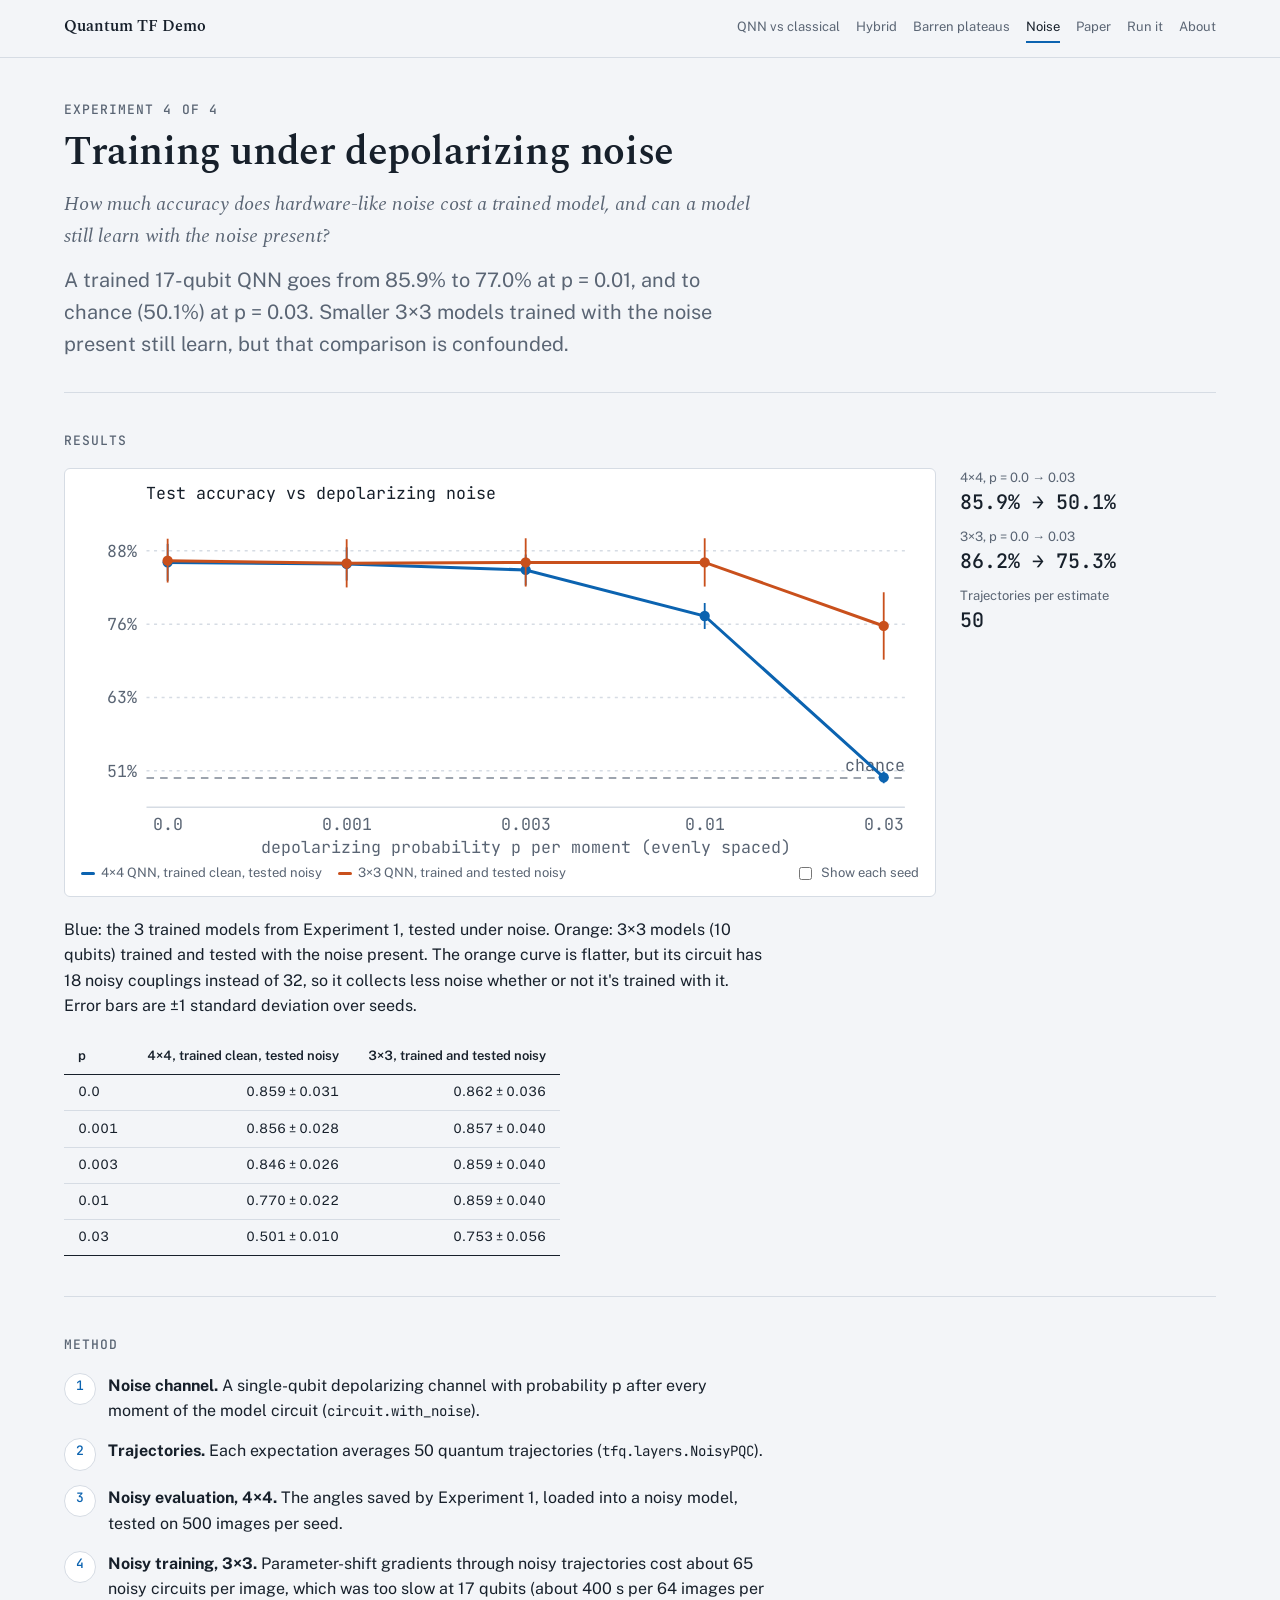
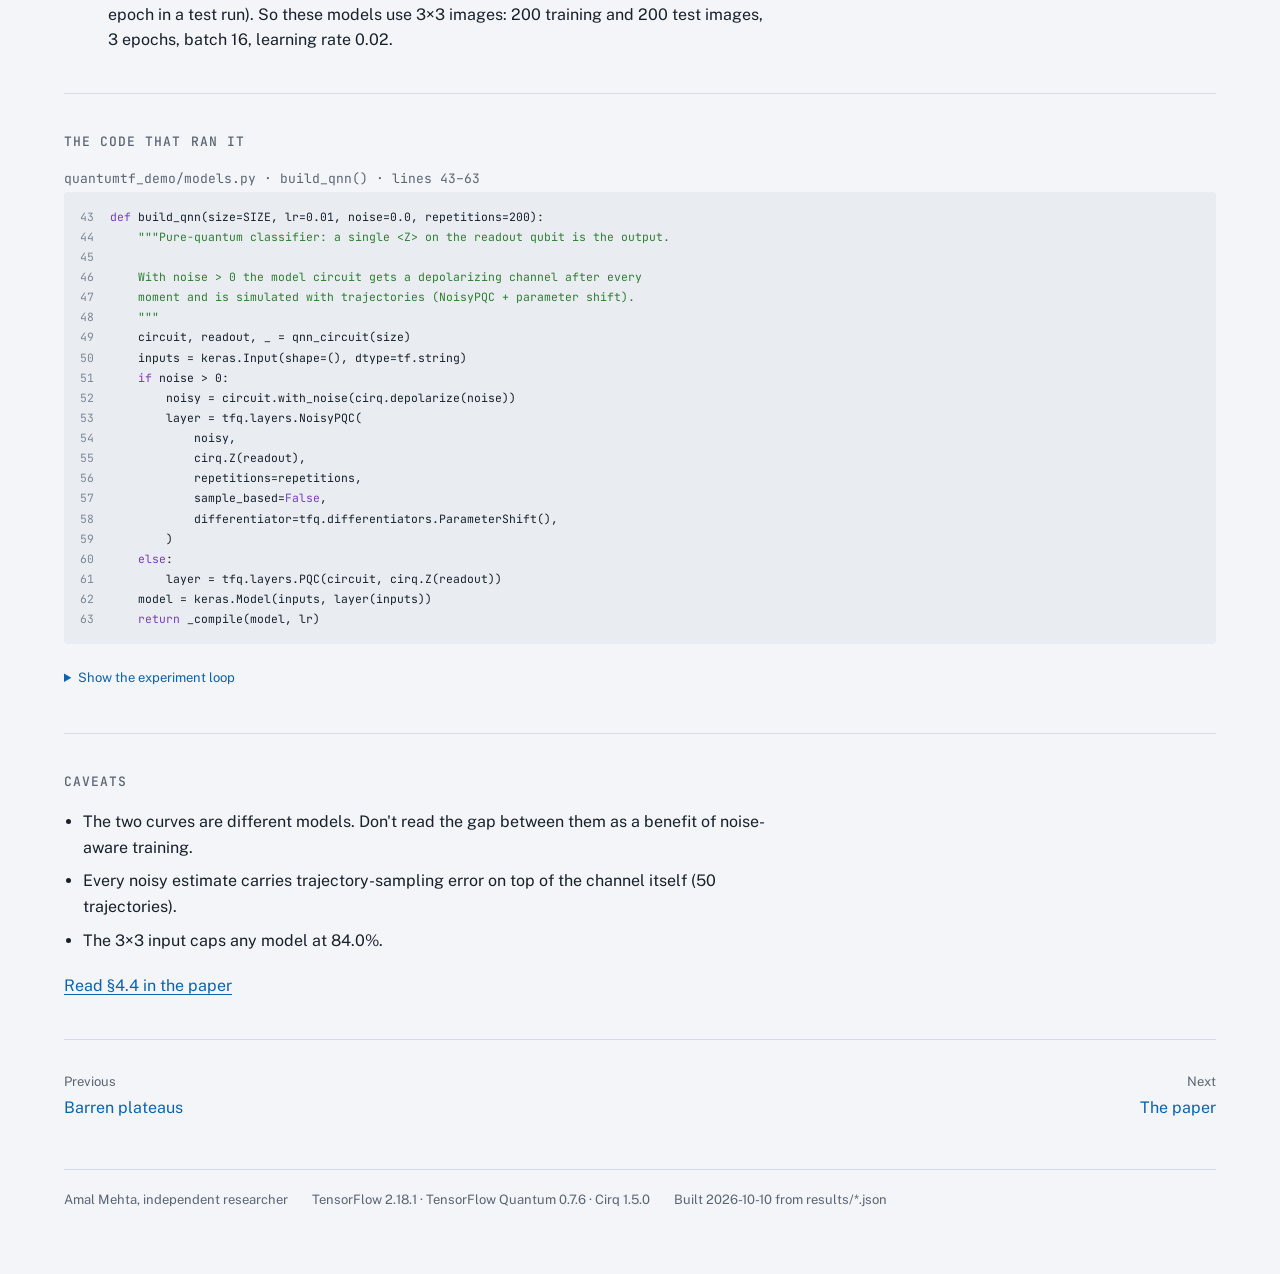
<file: site/public/noise.html>
<!doctype html>
<html lang="en">
<head>
<meta charset="utf-8">
<meta name="viewport" content="width=device-width, initial-scale=1, viewport-fit=cover">
<title>Depolarizing Noise · Quantum TF Demo</title>
<meta name="description" content="Experiment 4: QNN accuracy under depolarizing noise.">
<link rel="preconnect" href="https://fonts.googleapis.com">
<link rel="preconnect" href="https://fonts.gstatic.com" crossorigin>
<link rel="stylesheet" href="https://fonts.googleapis.com/css2?family=Spectral:ital,wght@0,500;0,600;1,500&family=Public+Sans:wght@400;500;600&family=JetBrains+Mono:wght@400;500&display=swap">
<link rel="stylesheet" href="assets/style.css">
<link rel="icon" href="favicon.ico" sizes="any">
<link rel="icon" href="favicon.svg" type="image/svg+xml">
<link rel="apple-touch-icon" href="apple-touch-icon.png">

</head>
<body>
<header class="top"><div class="bar">
  <a class="name" href="./">Quantum TF Demo</a>
  <nav aria-label="Site"><a href="mnist.html">QNN vs classical</a><a href="hybrid.html">Hybrid</a><a href="barren.html">Barren plateaus</a><a href="noise.html" aria-current="page">Noise</a><a href="paper.html">Paper</a><a href="run.html">Run it</a><a href="about.html">About</a></nav>
</div></header>
<main class="frame">

<header class="page-head">
  <div class="label">Experiment 4 of 4</div>
  <h1>Training under depolarizing noise</h1>
  <p class="q">How much accuracy does hardware-like noise cost a trained model, and can a model still learn with the noise present?</p>
  <p class="lede">A trained 17-qubit QNN goes from 85.9% to 77.0% at p = 0.01, and to chance (50.1%) at p = 0.03. Smaller 3×3 models trained with the noise present still learn, but that comparison is confounded.</p>
</header>
<section class="block">
  <div class="label">Results</div>
  <div class="result"><div class="chart" data-chart="noise" data-seeds></div><div class="numbers" data-numbers="noise"></div></div>
  <p class="prose">Blue: the 3 trained models from Experiment 1, tested under noise. Orange: 3×3 models (10 qubits) trained and tested with the noise present. The orange curve is flatter, but its circuit has 18 noisy couplings instead of 32, so it collects less noise whether or not it's trained with it. Error bars are ±1 standard deviation over seeds.</p>
  <div class="table-wrap"><table class="data"><thead><tr><th>p</th><th>4×4, trained clean, tested noisy</th><th>3×3, trained and tested noisy</th></tr></thead><tbody><tr><td>0.0</td><td>0.859 ± 0.031</td><td>0.862 ± 0.036</td></tr><tr><td>0.001</td><td>0.856 ± 0.028</td><td>0.857 ± 0.040</td></tr><tr><td>0.003</td><td>0.846 ± 0.026</td><td>0.859 ± 0.040</td></tr><tr><td>0.01</td><td>0.770 ± 0.022</td><td>0.859 ± 0.040</td></tr><tr><td>0.03</td><td>0.501 ± 0.010</td><td>0.753 ± 0.056</td></tr></tbody></table></div>
</section>
<section class="block"><div class="label">Method</div>
<ol class="steps">
<li><div><strong>Noise channel.</strong> A single-qubit depolarizing channel with probability p after every moment of the model circuit (<code>circuit.with_noise</code>).</div></li>
<li><div><strong>Trajectories.</strong> Each expectation averages 50 quantum trajectories (<code>tfq.layers.NoisyPQC</code>).</div></li>
<li><div><strong>Noisy evaluation, 4×4.</strong> The angles saved by Experiment 1, loaded into a noisy model, tested on 500 images per seed.</div></li>
<li><div><strong>Noisy training, 3×3.</strong> Parameter-shift gradients through noisy trajectories cost about 65 noisy circuits per image, which was too slow at 17 qubits (about 400 s per 64 images per epoch in a test run). So these models use 3×3 images: 200 training and 200 test images, 3 epochs, batch 16, learning rate 0.02.</div></li>
</ol></section>
<section class="block">
  <div class="label">The code that ran it</div>
  <figure class="code"><figcaption>quantumtf_demo/models.py · build_qnn() · lines 43–63</figcaption><pre><code><span class="ln">43</span><span class="kw">def</span> build_qnn(size=SIZE, lr=0.01, noise=0.0, repetitions=200):
<span class="ln">44</span>    <span class="str">&quot;&quot;&quot;Pure-quantum classifier: a single &lt;Z&gt; on the readout qubit is the output.
<span class="ln">45</span>
<span class="ln">46</span>    With noise &gt; 0 the model circuit gets a depolarizing channel after every
<span class="ln">47</span>    moment and is simulated with trajectories (NoisyPQC + parameter shift).
<span class="ln">48</span>    &quot;&quot;&quot;</span>
<span class="ln">49</span>    circuit, readout, _ = qnn_circuit(size)
<span class="ln">50</span>    inputs = keras.Input(shape=(), dtype=tf.string)
<span class="ln">51</span>    <span class="kw">if</span> noise &gt; 0:
<span class="ln">52</span>        noisy = circuit.with_noise(cirq.depolarize(noise))
<span class="ln">53</span>        layer = tfq.layers.NoisyPQC(
<span class="ln">54</span>            noisy,
<span class="ln">55</span>            cirq.Z(readout),
<span class="ln">56</span>            repetitions=repetitions,
<span class="ln">57</span>            sample_based=<span class="kw">False</span>,
<span class="ln">58</span>            differentiator=tfq.differentiators.ParameterShift(),
<span class="ln">59</span>        )
<span class="ln">60</span>    <span class="kw">else</span>:
<span class="ln">61</span>        layer = tfq.layers.PQC(circuit, cirq.Z(readout))
<span class="ln">62</span>    model = keras.Model(inputs, layer(inputs))
<span class="ln">63</span>    <span class="kw">return</span> _compile(model, lr)</code></pre></figure>
  <details class="code"><summary>Show the experiment loop</summary>
  <figure class="code"><figcaption>quantumtf_demo/experiments/noise.py · run() · lines 21–55</figcaption><pre><code><span class="ln">21</span><span class="kw">def</span> run(cfg):
<span class="ln">22</span>    levels = cfg[<span class="str">&quot;noise_levels&quot;</span>]
<span class="ln">23</span>    runs = {<span class="str">&quot;eval_only&quot;</span>: {str(p): [] <span class="kw">for</span> p <span class="kw">in</span> levels},
<span class="ln">24</span>            <span class="str">&quot;trained_noisy&quot;</span>: {str(p): [] <span class="kw">for</span> p <span class="kw">in</span> levels}}
<span class="ln">25</span>    <span class="kw">for</span> seed <span class="kw">in</span> cfg[<span class="str">&quot;seeds&quot;</span>]:
<span class="ln">26</span>        <span class="com"># Part A: Experiment 1&#x27;s trained 4x4 QNN, tested under noise.</span>
<span class="ln">27</span>        wfile = WEIGHTS / <span class="str">f&quot;qnn_seed{seed}.npy&quot;</span>
<span class="ln">28</span>        <span class="kw">if</span> <span class="kw">not</span> wfile.exists():
<span class="ln">29</span>            <span class="kw">raise</span> FileNotFoundError(<span class="str">f&quot;{wfile} missing: run the mnist_qnn experiment first&quot;</span>)
<span class="ln">30</span>        _, _, x_te, y_te = data.load_binary_mnist(<span class="kw">None</span>, cfg[<span class="str">&quot;eval_n_test&quot;</span>], seed)
<span class="ln">31</span>        t_te, yh_te = data.to_tensor(x_te), data.hinge_labels(y_te)
<span class="ln">32</span>        weights = [np.load(wfile)]
<span class="ln">33</span>        <span class="kw">for</span> p <span class="kw">in</span> levels:
<span class="ln">34</span>            m = models.build_qnn(noise=p, repetitions=cfg[<span class="str">&quot;repetitions&quot;</span>])
<span class="ln">35</span>            m.set_weights(weights)
<span class="ln">36</span>            loss, acc = m.evaluate(t_te, yh_te, verbose=0)
<span class="ln">37</span>            runs[<span class="str">&quot;eval_only&quot;</span>][str(p)].append({<span class="str">&quot;seed&quot;</span>: seed, <span class="str">&quot;test_loss&quot;</span>: float(loss),
<span class="ln">38</span>                                              <span class="str">&quot;test_acc&quot;</span>: float(acc)})
<span class="ln">39</span>            print(<span class="str">f&quot;  seed {seed} p={p}: eval-only (4x4) {acc:.3f}&quot;</span>, flush=<span class="kw">True</span>)
<span class="ln">40</span>
<span class="ln">41</span>        <span class="com"># Part B: train from scratch with the noise present, on smaller images.</span>
<span class="ln">42</span>        size = cfg[<span class="str">&quot;size&quot;</span>]
<span class="ln">43</span>        x_tr, y_tr, x_te, y_te = data.load_binary_mnist(cfg[<span class="str">&quot;n_train&quot;</span>], cfg[<span class="str">&quot;n_test&quot;</span>], seed, size=size)
<span class="ln">44</span>        t_tr, t_te = data.to_tensor(x_tr, size), data.to_tensor(x_te, size)
<span class="ln">45</span>        yh_tr, yh_te = data.hinge_labels(y_tr), data.hinge_labels(y_te)
<span class="ln">46</span>        <span class="kw">for</span> p <span class="kw">in</span> levels:
<span class="ln">47</span>            set_seed(seed)
<span class="ln">48</span>            m = models.build_qnn(size, lr=cfg[<span class="str">&quot;lr&quot;</span>], noise=p, repetitions=cfg[<span class="str">&quot;repetitions&quot;</span>])
<span class="ln">49</span>            r = train_eval(m, t_tr, yh_tr, t_te, yh_te, cfg[<span class="str">&quot;epochs&quot;</span>], cfg[<span class="str">&quot;batch_size&quot;</span>])
<span class="ln">50</span>            runs[<span class="str">&quot;trained_noisy&quot;</span>][str(p)].append({<span class="str">&quot;seed&quot;</span>: seed, **r})
<span class="ln">51</span>            print(<span class="str">f&quot;  seed {seed} p={p}: trained-noisy ({size}x{size}) {r[&#x27;test_acc&#x27;]:.3f}  &quot;</span>
<span class="ln">52</span>                  <span class="str">f&quot;({r[&#x27;train_seconds&#x27;]:.0f}s)&quot;</span>, flush=<span class="kw">True</span>)
<span class="ln">53</span>
<span class="ln">54</span>    summary = {mode: {p: summarise(v) <span class="kw">for</span> p, v <span class="kw">in</span> by_p.items()} <span class="kw">for</span> mode, by_p <span class="kw">in</span> runs.items()}
<span class="ln">55</span>    <span class="kw">return</span> save(<span class="str">&quot;noise&quot;</span>, {<span class="str">&quot;config&quot;</span>: cfg, <span class="str">&quot;summary&quot;</span>: summary, <span class="str">&quot;runs&quot;</span>: runs})</code></pre></figure></details>
</section>
<section class="block">
  <div class="label">Caveats</div>
  <ul class="caveats">
    <li>The two curves are different models. Don't read the gap between them as a benefit of noise-aware training.</li>
    <li>Every noisy estimate carries trajectory-sampling error on top of the channel itself (50 trajectories).</li>
    <li>The 3×3 input caps any model at 84.0%.</li>
  </ul>
  <p><a href="paper.html#sec-res-noise">Read §4.4 in the paper</a></p>
</section>
<nav class="pager" aria-label="Experiments"><a href="barren.html"><span>Previous</span>Barren plateaus</a><a class="next" href="paper.html"><span>Next</span>The paper</a></nav>
<footer class="site"><span>Amal Mehta, independent researcher</span><span>TensorFlow 2.18.1 · TensorFlow Quantum 0.7.6 · Cirq 1.5.0</span>
<span>Built 2026-10-10 from results/*.json</span></footer>
</main>
<script src="assets/data.js"></script>
<script src="assets/site.js"></script>

</body>
</html>
</file>
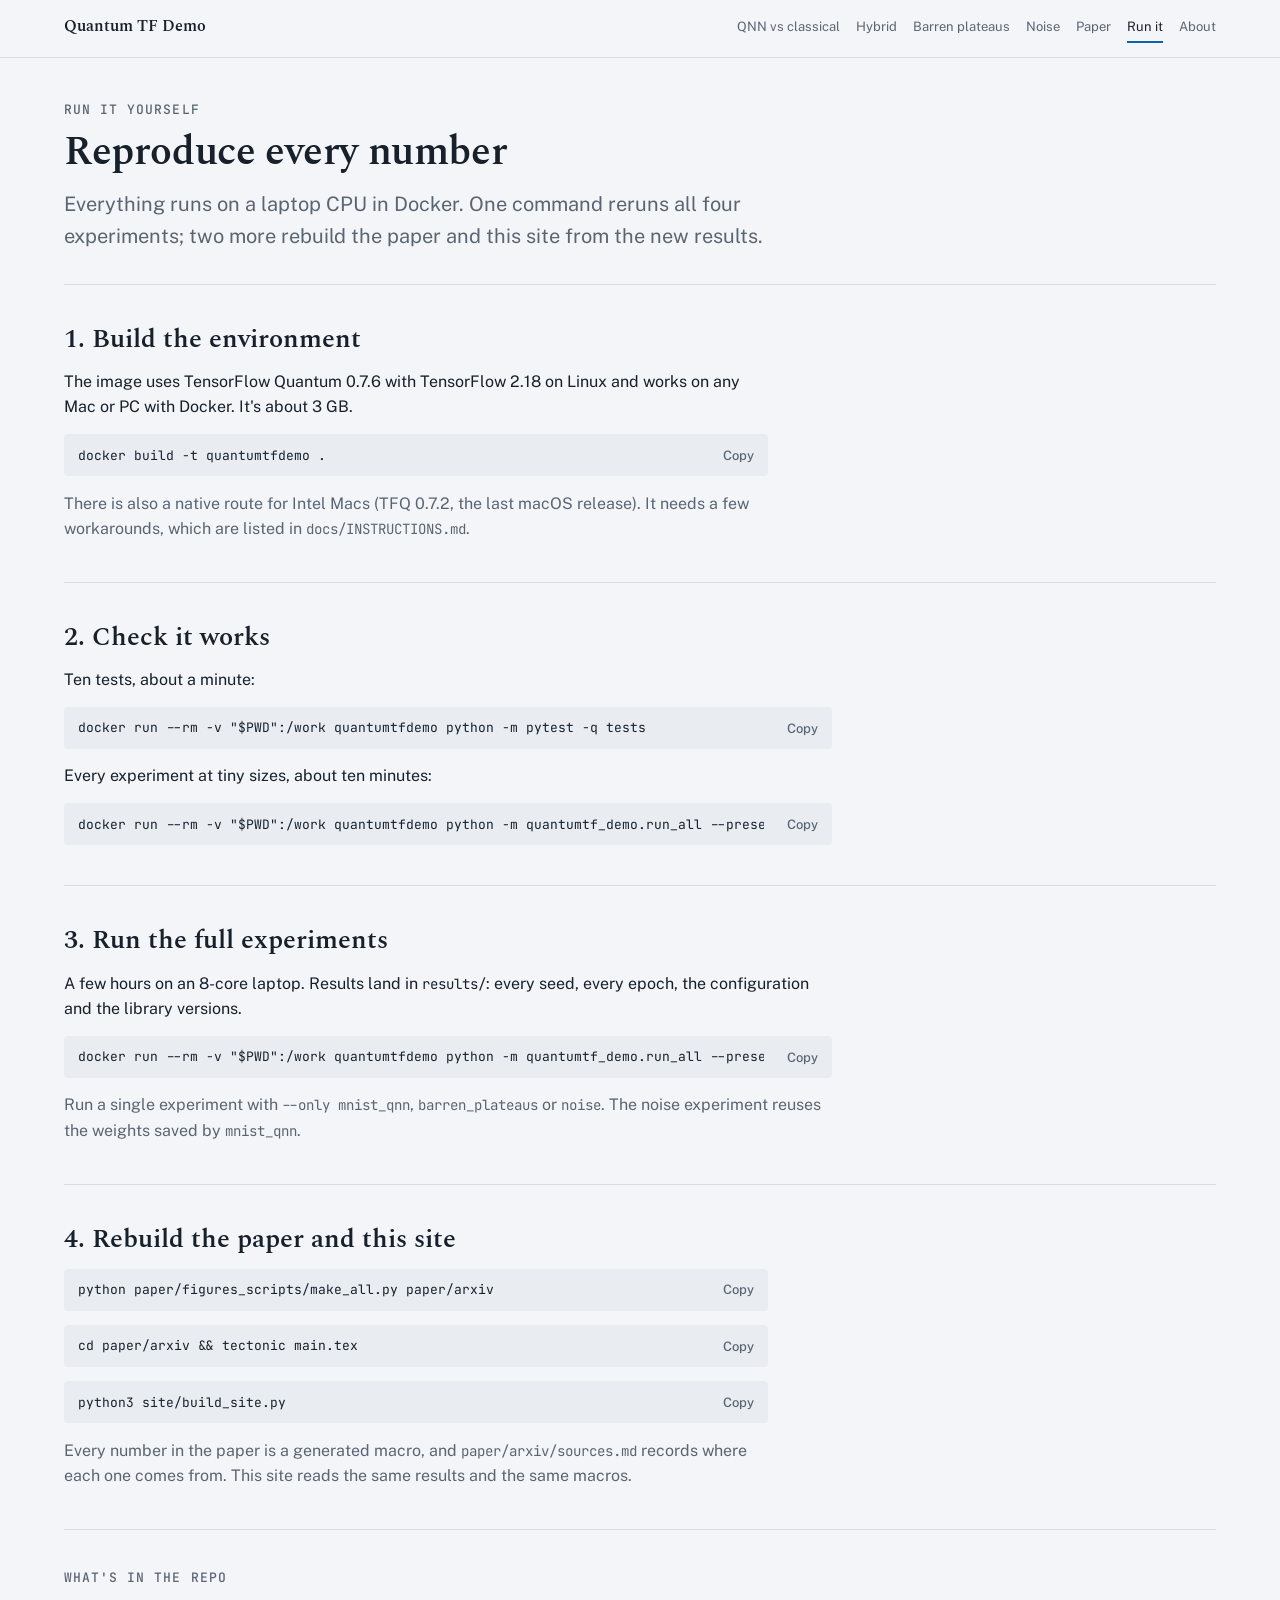
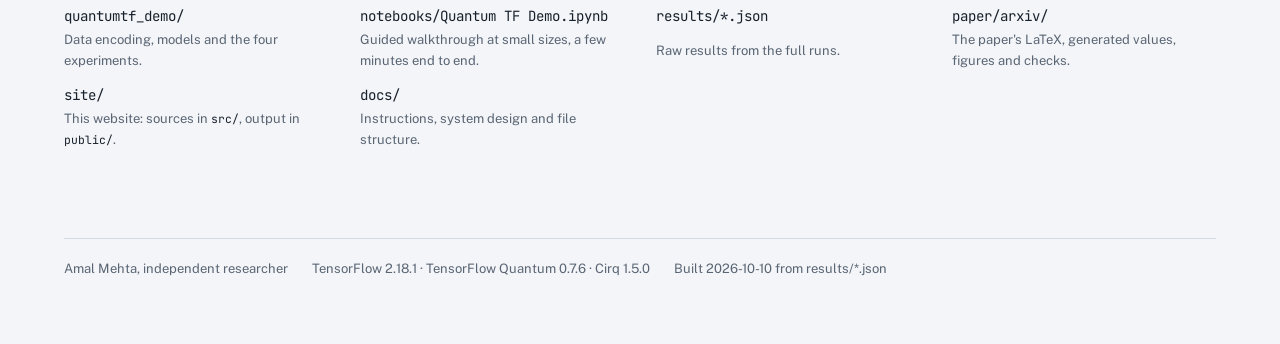
<file: site/public/run.html>
<!doctype html>
<html lang="en">
<head>
<meta charset="utf-8">
<meta name="viewport" content="width=device-width, initial-scale=1, viewport-fit=cover">
<title>Run It · Quantum TF Demo</title>
<meta name="description" content="How to reproduce every number in this study.">
<link rel="preconnect" href="https://fonts.googleapis.com">
<link rel="preconnect" href="https://fonts.gstatic.com" crossorigin>
<link rel="stylesheet" href="https://fonts.googleapis.com/css2?family=Spectral:ital,wght@0,500;0,600;1,500&family=Public+Sans:wght@400;500;600&family=JetBrains+Mono:wght@400;500&display=swap">
<link rel="stylesheet" href="assets/style.css">
<link rel="icon" href="favicon.ico" sizes="any">
<link rel="icon" href="favicon.svg" type="image/svg+xml">
<link rel="apple-touch-icon" href="apple-touch-icon.png">

</head>
<body>
<header class="top"><div class="bar">
  <a class="name" href="./">Quantum TF Demo</a>
  <nav aria-label="Site"><a href="mnist.html">QNN vs classical</a><a href="hybrid.html">Hybrid</a><a href="barren.html">Barren plateaus</a><a href="noise.html">Noise</a><a href="paper.html">Paper</a><a href="run.html" aria-current="page">Run it</a><a href="about.html">About</a></nav>
</div></header>
<main class="frame">

<header class="page-head">
  <div class="label">Run it yourself</div>
  <h1>Reproduce every number</h1>
  <p class="lede">Everything runs on a laptop CPU in Docker. One command reruns all four experiments; two more rebuild the paper and this site from the new results.</p>
</header>
<section class="block"><div class="prose">
  <h2>1. Build the environment</h2>
  <p>The image uses TensorFlow Quantum 0.7.6 with TensorFlow 2.18 on Linux and works on any Mac or PC with Docker. It's about 3 GB.</p>
  <div class="cmd"><code>docker build -t quantumtfdemo .</code><button type="button" data-copy>Copy</button></div>
  <p class="muted">There is also a native route for Intel Macs (TFQ 0.7.2, the last macOS release). It needs a few workarounds, which are listed in <code>docs/INSTRUCTIONS.md</code>.</p>
</div></section>
<section class="block"><div class="prose">
  <h2>2. Check it works</h2>
  <p>Ten tests, about a minute:</p>
  <div class="cmd"><code>docker run --rm -v &quot;$PWD&quot;:/work quantumtfdemo python -m pytest -q tests</code><button type="button" data-copy>Copy</button></div>
  <p>Every experiment at tiny sizes, about ten minutes:</p>
  <div class="cmd"><code>docker run --rm -v &quot;$PWD&quot;:/work quantumtfdemo python -m quantumtf_demo.run_all --preset quick</code><button type="button" data-copy>Copy</button></div>
</div></section>
<section class="block"><div class="prose">
  <h2>3. Run the full experiments</h2>
  <p>A few hours on an 8-core laptop. Results land in <code>results/</code>: every seed, every epoch, the configuration and the library versions.</p>
  <div class="cmd"><code>docker run --rm -v &quot;$PWD&quot;:/work quantumtfdemo python -m quantumtf_demo.run_all --preset full</code><button type="button" data-copy>Copy</button></div>
  <p class="muted">Run a single experiment with <code>--only mnist_qnn</code>, <code>barren_plateaus</code> or <code>noise</code>. The noise experiment reuses the weights saved by <code>mnist_qnn</code>.</p>
</div></section>
<section class="block"><div class="prose">
  <h2>4. Rebuild the paper and this site</h2>
  <div class="cmd"><code>python paper/figures_scripts/make_all.py paper/arxiv</code><button type="button" data-copy>Copy</button></div>
  <div class="cmd"><code>cd paper/arxiv &amp;&amp; tectonic main.tex</code><button type="button" data-copy>Copy</button></div>
  <div class="cmd"><code>python3 site/build_site.py</code><button type="button" data-copy>Copy</button></div>
  <p class="muted">Every number in the paper is a generated macro, and <code>paper/arxiv/sources.md</code> records where each one comes from. This site reads the same results and the same macros.</p>
</div></section>
<section class="block">
  <div class="label">What's in the repo</div>
  <div class="filelist">
    <div><code>quantumtf_demo/</code><span>Data encoding, models and the four experiments.</span></div>
    <div><code>notebooks/Quantum TF Demo.ipynb</code><span>Guided walkthrough at small sizes, a few minutes end to end.</span></div>
    <div><code>results/*.json</code><span>Raw results from the full runs.</span></div>
    <div><code>paper/arxiv/</code><span>The paper's LaTeX, generated values, figures and checks.</span></div>
    <div><code>site/</code><span>This website: sources in <code>src/</code>, output in <code>public/</code>.</span></div>
    <div><code>docs/</code><span>Instructions, system design and file structure.</span></div>
  </div>
</section>
<footer class="site"><span>Amal Mehta, independent researcher</span><span>TensorFlow 2.18.1 · TensorFlow Quantum 0.7.6 · Cirq 1.5.0</span>
<span>Built 2026-10-10 from results/*.json</span></footer>
</main>
<script src="assets/data.js"></script>
<script src="assets/site.js"></script>

</body>
</html>
</file>
<file: site/public/assets/style.css>
/* Quantum TF Demo — shared site styles.
   Layout: a 72rem frame with a top bar; reading pages use a 44rem prose column,
   figures widen to the frame. Palette: blue-grey lab paper, ink-blue for the quantum
   model, vermilion for the comparison model (matches the paper's figures). */
:root {
  --paper: #f3f5f8;
  --surface: #ffffff;
  --ink: #17202b;
  --muted: #5a6574;
  --rule: #d6dce4;
  --quantum: #0b63b0;
  --compare: #c9501c;
  --fit: #7d8794;
  --wire: #8c97a6;
  --gate: #e4ecf6;
  --code-bg: #e9edf2;
  --kw: #7a3db8;
  --str: #2f7d32;
  --com: #7d8794;
  --warn-bg: #fff4dc;
  --warn-fg: #6b4a00;
  --display: "Spectral", "Iowan Old Style", Georgia, serif;
  --body: "Public Sans", "Helvetica Neue", Arial, sans-serif;
  --mono: "JetBrains Mono", ui-monospace, "SF Mono", Menlo, monospace;
  --step--1: 0.8125rem;
  --step-0: 1rem;
  --step-1: 1.25rem;
  --step-2: 1.625rem;
  --step-3: 2.5rem;
}
@media (prefers-color-scheme: dark) {
  :root:not([data-theme="light"]) {
    --paper: #10151c; --surface: #171e27; --ink: #e6ebf1; --muted: #9aa6b5; --rule: #2a3442;
    --quantum: #5fa8ec; --compare: #f08a5d; --fit: #8995a5; --wire: #5d6a7b; --gate: #1d2a3a;
    --code-bg: #1b232e; --kw: #c49af0; --str: #8fcf8f; --com: #7f8b9b;
    --warn-bg: #3a2e12; --warn-fg: #f3d58c; color-scheme: dark;
  }
}
:root[data-theme="dark"] {
  --paper: #10151c; --surface: #171e27; --ink: #e6ebf1; --muted: #9aa6b5; --rule: #2a3442;
  --quantum: #5fa8ec; --compare: #f08a5d; --fit: #8995a5; --wire: #5d6a7b; --gate: #1d2a3a;
  --code-bg: #1b232e; --kw: #c49af0; --str: #8fcf8f; --com: #7f8b9b;
  --warn-bg: #3a2e12; --warn-fg: #f3d58c; color-scheme: dark;
}

* { box-sizing: border-box; }
html { scroll-padding-top: 4.5rem; }
body {
  margin: 0; background: var(--paper); color: var(--ink);
  font: 400 var(--step-0)/1.6 var(--body);
  padding-inline: 16px; padding-block: 0 4rem;
}
.frame { max-width: 72rem; margin-inline: auto; }
.prose { max-width: 44rem; }
h1, h2, h3 { font-family: var(--display); font-weight: 600; text-wrap: balance; line-height: 1.15; margin: 0; }
h1 { font-size: var(--step-3); letter-spacing: -0.01em; }
h2 { font-size: var(--step-2); }
h3 { font-size: var(--step-1); font-weight: 500; }
p { margin: 0; }
a { color: var(--quantum); text-underline-offset: 0.18em; }
a:focus-visible, button:focus-visible, summary:focus-visible { outline: 2px solid var(--quantum); outline-offset: 2px; border-radius: 3px; }
code { font-family: var(--mono); font-size: 0.88em; }
.label { font: 500 var(--step--1)/1.2 var(--mono); text-transform: uppercase; letter-spacing: 0.08em; color: var(--muted); }
.ket { font-family: var(--mono); font-size: 0.92em; }
.muted { color: var(--muted); }
.notice { background: var(--warn-bg); color: var(--warn-fg); padding: 0.75rem 1rem; border-radius: 4px; font-size: var(--step--1); }
.stack { display: grid; gap: 1rem; }

/* top bar */
header.top {
  position: sticky; top: env(safe-area-inset-top, 0px); z-index: 5;
  background: var(--paper); border-bottom: 1px solid var(--rule);
  margin-inline: -16px; padding-inline: 16px;
}
header.top .bar { max-width: 72rem; margin-inline: auto; display: flex; flex-wrap: wrap; gap: 0.25rem 1.25rem; align-items: baseline; padding-block: 0.9rem; }
header.top .name { font: 600 var(--step-0) var(--display); color: var(--ink); text-decoration: none; margin-right: auto; }
header.top nav { display: flex; flex-wrap: wrap; gap: 0.25rem 1rem; }
header.top nav a { color: var(--muted); text-decoration: none; font-size: var(--step--1); padding-block: 0.15rem; border-bottom: 2px solid transparent; }
header.top nav a:hover { color: var(--ink); }
header.top nav a[aria-current="page"] { color: var(--ink); border-bottom-color: var(--quantum); }

/* page head */
.page-head { display: grid; gap: 0.75rem; padding-block: 2.75rem 2rem; }
.page-head .lede { font-size: var(--step-1); color: var(--muted); max-width: 44rem; }
.page-head .q { font-family: var(--display); font-style: italic; font-size: var(--step-1); color: var(--muted); max-width: 44rem; }

section.block { display: grid; gap: 1.25rem; padding-block: 2.5rem; border-top: 1px solid var(--rule); }
section.block > .prose { display: grid; gap: 0.9rem; }

/* hero */
.circuit { background: var(--surface); border: 1px solid var(--rule); border-radius: 6px; padding: 1rem; overflow-x: auto; margin: 0; }
.circuit svg { display: block; min-width: 640px; width: 100%; height: auto; }
.circuit figcaption { color: var(--muted); font-size: var(--step--1); margin-top: 0.5rem; max-width: 52rem; }
.facts { display: flex; flex-wrap: wrap; gap: 0.5rem 2rem; }
.facts div { display: grid; }
.facts b { font: 500 var(--step-1) var(--mono); font-variant-numeric: tabular-nums; }
.facts span { color: var(--muted); font-size: var(--step--1); }

/* experiment cards on the home page */
.cards { display: grid; grid-template-columns: repeat(auto-fit, minmax(16rem, 1fr)); gap: 1rem; }
.card { display: grid; gap: 0.6rem; align-content: start; padding: 1.1rem 1.2rem 1.2rem; background: var(--surface); border: 1px solid var(--rule); border-radius: 6px; color: inherit; text-decoration: none; min-width: 0; }
.card:hover { border-color: var(--quantum); }
.card .num { font: 500 var(--step-2)/1.1 var(--mono); font-variant-numeric: tabular-nums; }
.card .num small { font: 400 var(--step--1) var(--body); color: var(--muted); }
.card p { color: var(--muted); font-size: var(--step--1); }
.card .go { color: var(--quantum); font-size: var(--step--1); }

/* results */
.result { display: grid; grid-template-columns: minmax(0, 1fr) 16rem; gap: 1.5rem; align-items: start; }
@media (max-width: 760px) { .result { grid-template-columns: minmax(0, 1fr); } }
.chart { background: var(--surface); border: 1px solid var(--rule); border-radius: 6px; padding: 0.75rem; min-width: 0; }
.chart svg { display: block; width: 100%; height: auto; overflow: visible; }
.chart svg text { fill: var(--muted); font: 11px var(--mono); }
.chart svg .axis { stroke: var(--rule); }
.chart svg .grid { stroke: var(--rule); stroke-dasharray: 2 3; }
.chart .pair { display: grid; grid-template-columns: repeat(auto-fit, minmax(15rem, 1fr)); gap: 0.75rem; }
.chart .tools { display: flex; flex-wrap: wrap; gap: 0.5rem 1rem; align-items: center; justify-content: space-between; padding: 0.25rem 0.25rem 0; }
.legend { display: flex; flex-wrap: wrap; gap: 0.25rem 1rem; font-size: var(--step--1); color: var(--muted); }
.legend i { display: inline-block; width: 0.9rem; height: 3px; vertical-align: middle; margin-right: 0.35rem; border-radius: 2px; }
.toggle { display: inline-flex; gap: 0.4rem; align-items: center; font-size: var(--step--1); color: var(--muted); cursor: pointer; }
.toggle input { accent-color: var(--quantum); }
.numbers dl { margin: 0; display: grid; gap: 0.75rem; }
.numbers dt { color: var(--muted); font-size: var(--step--1); }
.numbers dd { margin: 0; font: 500 var(--step-1) var(--mono); font-variant-numeric: tabular-nums; }
.numbers dd small { font: 400 var(--step--1) var(--body); color: var(--muted); }
@media (prefers-reduced-motion: no-preference) {
  .chart path.line { transition: stroke-width 0.15s; }
  .chart path.line:hover { stroke-width: 3; }
}

/* steps (method) */
ol.steps { margin: 0; padding: 0; list-style: none; display: grid; gap: 0.9rem; counter-reset: s; max-width: 44rem; }
ol.steps li { display: grid; grid-template-columns: 2rem minmax(0, 1fr); gap: 0.75rem; counter-increment: s; }
ol.steps li::before { content: counter(s); font: 500 var(--step--1)/1.9 var(--mono); color: var(--quantum); border: 1px solid var(--rule); border-radius: 50%; width: 1.9rem; height: 1.9rem; text-align: center; background: var(--surface); }

/* tables */
.table-wrap { overflow-x: auto; max-width: 100%; }
table.data { border-collapse: collapse; font-size: var(--step--1); font-variant-numeric: tabular-nums; min-width: 24rem; }
table.data th, table.data td { padding: 0.45rem 0.9rem; text-align: right; border-bottom: 1px solid var(--rule); white-space: nowrap; }
table.data th:first-child, table.data td:first-child { text-align: left; }
table.data thead th { font-weight: 600; border-bottom: 1.5px solid var(--ink); }
table.data tbody tr:last-child td { border-bottom: 1.5px solid var(--ink); }

/* code */
figure.code { margin: 0; display: grid; gap: 0.35rem; min-width: 0; }
figure.code figcaption { font: 400 var(--step--1) var(--mono); color: var(--muted); }
pre { margin: 0; background: var(--code-bg); border-radius: 4px; padding: 0.9rem 1rem; overflow-x: auto; font: 400 var(--step--1)/1.55 var(--mono); }
pre .kw { color: var(--kw); } pre .str { color: var(--str); } pre .com { color: var(--com); font-style: italic; }
pre .ln { color: var(--com); user-select: none; display: inline-block; width: 2.6em; }
details.code > summary { cursor: pointer; color: var(--quantum); font-size: var(--step--1); padding-block: 0.25rem; }
details.code[open] > summary { margin-bottom: 0.5rem; }
.cmd { display: flex; gap: 0.5rem; align-items: stretch; background: var(--code-bg); border-radius: 4px; max-width: 48rem; }
.cmd code { flex: 1; min-width: 0; overflow-x: auto; white-space: pre; padding: 0.7rem 0.9rem; font: 400 var(--step--1)/1.5 var(--mono); }
.cmd button { flex: none; border: 0; background: transparent; color: var(--muted); font: 500 var(--step--1) var(--body); padding-inline: 0.9rem; cursor: pointer; }
.cmd button:hover { color: var(--ink); }

/* caveats */
.caveats { margin: 0; padding-left: 1.2rem; display: grid; gap: 0.5rem; max-width: 44rem; }

/* paper */
article.paper { max-width: 44rem; display: grid; gap: 1rem; padding-block: 1rem 2rem; }
article.paper h2 { margin-top: 1.5rem; }
article.paper h3 { margin-top: 0.75rem; }
article.paper .abstract { background: var(--surface); border: 1px solid var(--rule); border-radius: 6px; padding: 1.1rem 1.3rem; display: grid; gap: 0.5rem; }
article.paper figure { margin: 0.5rem 0; display: grid; gap: 0.5rem; }
article.paper figure.wide { margin-inline: 0; }
article.paper figcaption { font-size: var(--step--1); color: var(--muted); }
article.paper figcaption b { color: var(--ink); }
article.paper ul { margin: 0; padding-left: 1.2rem; display: grid; gap: 0.35rem; }
article.paper .todo { color: var(--compare); font-weight: 600; }
.refs { margin: 0; padding-left: 2.2rem; display: grid; gap: 0.5rem; font-size: var(--step--1); }
.refs li { padding-left: 0.25rem; }
.paper-meta { display: flex; flex-wrap: wrap; gap: 0.5rem 1.5rem; color: var(--muted); font-size: var(--step--1); }
mjx-container { overflow-x: auto; overflow-y: hidden; max-width: 100%; }

/* file list */
.filelist { display: grid; grid-template-columns: repeat(auto-fit, minmax(16rem, 1fr)); gap: 0.75rem 2rem; }
.filelist div { display: grid; gap: 0.15rem; min-width: 0; }
.filelist code { color: var(--ink); overflow-wrap: anywhere; }
.filelist span { color: var(--muted); font-size: var(--step--1); }

/* prev / next */
nav.pager { display: flex; flex-wrap: wrap; justify-content: space-between; gap: 1rem; padding-block: 2rem 0; border-top: 1px solid var(--rule); }
nav.pager a { display: grid; gap: 0.15rem; text-decoration: none; min-width: 0; }
nav.pager a span { font-size: var(--step--1); color: var(--muted); }
nav.pager a.next { text-align: right; margin-left: auto; }

footer.site { border-top: 1px solid var(--rule); margin-top: 3rem; padding-top: 1.25rem; color: var(--muted); font-size: var(--step--1); display: flex; flex-wrap: wrap; gap: 0.5rem 1.5rem; }
</file>
